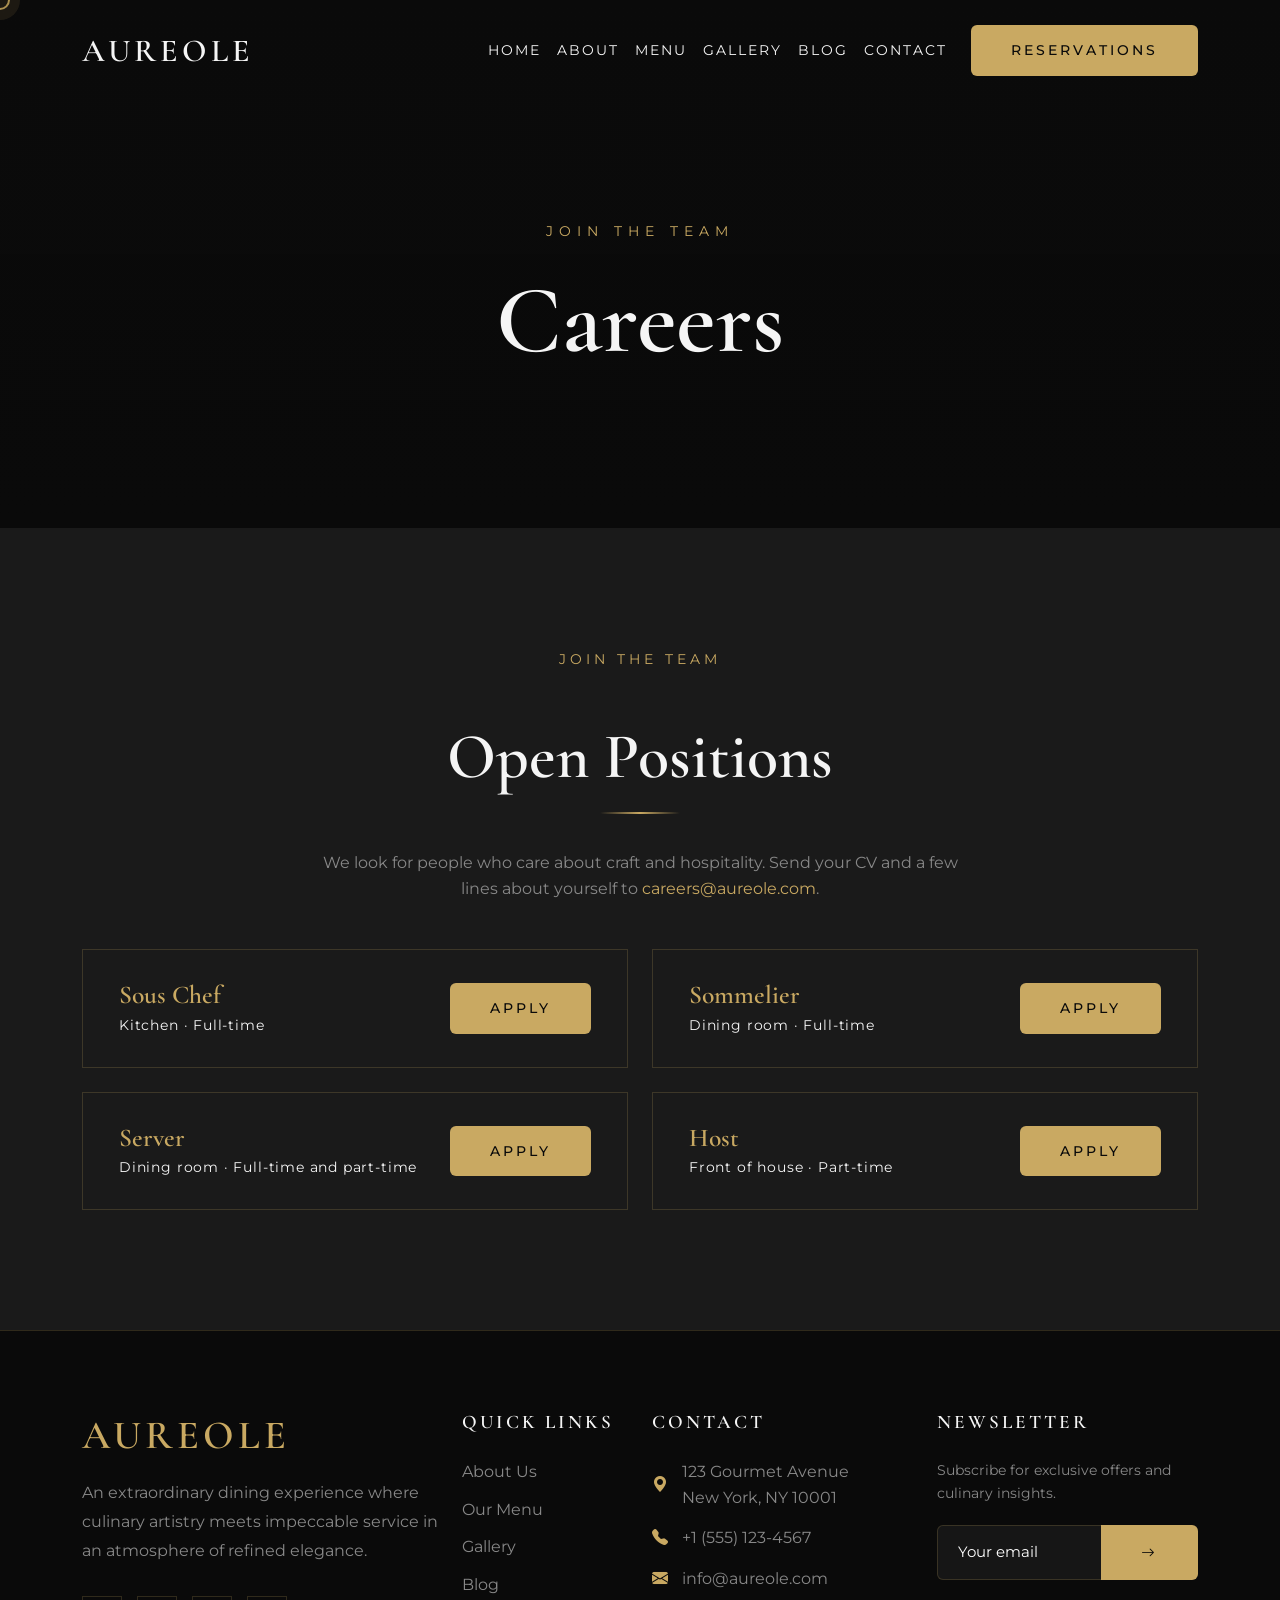
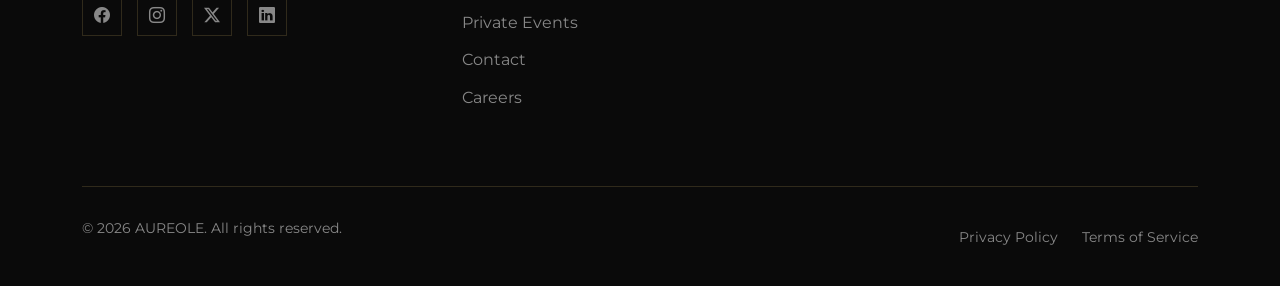
<file: xdrive.site/sites/AUREOLE/careers.html>
<!DOCTYPE html>
<html lang="en">

<!-- Mirrored from https://xdrive.site/sites/AUREOLE/careers.html by HTTrack Website Copier/3.x [XR&CO], Wed, 11 Nov 2026 15:54:44 GMT -->
<head>
    <meta charset="UTF-8">
    <meta name="viewport" content="width=device-width, initial-scale=1.0">
    <meta name="description" content="Work at AUREOLE. See open positions in our kitchen and dining room.">
    <link rel="canonical" href="https://www.your-domain.com/careers.html">
    <meta name="theme-color" content="#0a0a0a">
    <meta property="og:type" content="website">
    <meta property="og:site_name" content="AUREOLE">
    <meta property="og:title" content="Careers | AUREOLE">
    <meta property="og:description" content="Work at AUREOLE. See open positions in our kitchen and dining room.">
    <meta property="og:url" content="https://www.your-domain.com/careers.html">
    <meta property="og:image" content="https://images.unsplash.com/photo-1414235077428-338989a2e8c0?ixlib=rb-4.0.3&amp;auto=format&amp;fit=crop&amp;w=1200&amp;q=80">
    <meta name="twitter:card" content="summary_large_image">
    <title>Careers | AUREOLE</title>
    
    <link rel="icon" type="image/png" href="images/favicon.png">
    <link rel="preconnect" href="https://fonts.googleapis.com/">
    <link rel="preconnect" href="https://fonts.gstatic.com/" crossorigin>
    <link href="https://fonts.googleapis.com/css2?family=Cormorant+Garamond:wght@400;500;600;700&amp;family=Montserrat:wght@300;400;500;600&amp;display=swap" rel="stylesheet">
    <link href="../../../cdn.jsdelivr.net/npm/bootstrap%405.3.8/dist/css/bootstrap.min.css" rel="stylesheet" integrity="sha384-sRIl4kxILFvY47J16cr9ZwB07vP4J8+LH7qKQnuqkuIAvNWLzeN8tE5YBujZqJLB" crossorigin="anonymous">
    <link rel="stylesheet" href="../../../cdn.jsdelivr.net/npm/swiper%4011.1.14/swiper-bundle.min.css">
    <link href="../../../unpkg.com/aos%402.3.1/dist/aos.css" rel="stylesheet">
    <link rel="stylesheet" href="../../../cdn.jsdelivr.net/npm/bootstrap-icons%401.11.2/font/bootstrap-icons.css">
    <link rel="stylesheet" href="css/style.css">
</head>
<body>

    <div class="preloader">
        <div class="preloader-content">
            <div class="preloader-logo">AUREOLE</div>
            <div class="preloader-line"></div>
        </div>
    </div>

    <nav class="navbar navbar-expand-lg">
        <div class="container">
            <a class="navbar-brand" href="index.html">AUREOLE</a>
            <button class="navbar-toggler" type="button" data-bs-toggle="collapse" data-bs-target="#navbarNav">
                <span></span><span></span><span></span>
            </button>
            <div class="collapse navbar-collapse" id="navbarNav">
                <ul class="navbar-nav ms-auto align-items-center">
                    <li class="nav-item"><a class="nav-link" href="index.html">Home</a></li>
                    <li class="nav-item"><a class="nav-link" href="about.html">About</a></li>
                    <li class="nav-item"><a class="nav-link" href="menu.html">Menu</a></li>
                    <li class="nav-item"><a class="nav-link" href="gallery.html">Gallery</a></li>
                    <li class="nav-item"><a class="nav-link" href="blog.html">Blog</a></li>
                    <li class="nav-item"><a class="nav-link" href="contact.html">Contact</a></li>
                    <li class="nav-item ms-lg-3"><a href="reservations.html" class="btn btn-primary">Reservations</a></li>
                </ul>
            </div>
        </div>
    </nav>

    <section class="hero hero-compact">
        <div class="hero-bg" style="background: linear-gradient(rgba(10, 10, 10, 0.8), rgba(10, 10, 10, 0.9)), url('https://images.unsplash.com/photo-1414235077428-338989a2e8c0?ixlib=rb-4.0.3&amp;auto=format&amp;fit=crop&amp;w=1920&amp;q=80') center/cover no-repeat;"></div>
        <div class="hero-content">
            <p class="hero-subtitle">Join the Team</p>
            <h1 class="hero-title">Careers</h1>
        </div>
    </section>

    <section>
        <div class="container">
            <div class="text-center mb-5" data-aos="fade-up">
                <p class="section-subtitle">Join the Team</p>
                <h2 class="section-title">Open Positions</h2>
                <p class="section-lead">We look for people who care about craft and hospitality. Send your CV and a few lines about yourself to <a href="mailto:careers@aureole.com">careers@aureole.com</a>.</p>
            </div>
            <div class="row g-4">
                <div class="col-lg-6" data-aos="fade-up">
                    <div class="job-card">
                        <div>
                            <h3>Sous Chef</h3>
                            <p class="event-meta">Kitchen &middot; Full-time</p>
                        </div>
                        <a href="mailto:careers@aureole.com?subject=Application%20-%20Sous%20Chef" class="btn btn-primary">Apply</a>
                    </div>
                </div>
                <div class="col-lg-6" data-aos="fade-up">
                    <div class="job-card">
                        <div>
                            <h3>Sommelier</h3>
                            <p class="event-meta">Dining room &middot; Full-time</p>
                        </div>
                        <a href="mailto:careers@aureole.com?subject=Application%20-%20Sommelier" class="btn btn-primary">Apply</a>
                    </div>
                </div>
                <div class="col-lg-6" data-aos="fade-up">
                    <div class="job-card">
                        <div>
                            <h3>Server</h3>
                            <p class="event-meta">Dining room &middot; Full-time and part-time</p>
                        </div>
                        <a href="mailto:careers@aureole.com?subject=Application%20-%20Server" class="btn btn-primary">Apply</a>
                    </div>
                </div>
                <div class="col-lg-6" data-aos="fade-up">
                    <div class="job-card">
                        <div>
                            <h3>Host</h3>
                            <p class="event-meta">Front of house &middot; Part-time</p>
                        </div>
                        <a href="mailto:careers@aureole.com?subject=Application%20-%20Host" class="btn btn-primary">Apply</a>
                    </div>
                </div>
            </div>
        </div>
    </section>

    <footer class="footer">
        <div class="container">
            <div class="row">
                <div class="col-lg-4 col-md-6 mb-4 mb-lg-0">
                    <h3 class="footer-brand">AUREOLE</h3>
                    <p class="footer-text">
                        An extraordinary dining experience where culinary artistry meets 
                        impeccable service in an atmosphere of refined elegance.
                    </p>
                    <div class="footer-social">
                        <a href="#" aria-label="Facebook"><i class="bi bi-facebook"></i></a>
                        <a href="#" aria-label="Instagram"><i class="bi bi-instagram"></i></a>
                        <a href="#" aria-label="Twitter"><i class="bi bi-twitter-x"></i></a>
                        <a href="#" aria-label="LinkedIn"><i class="bi bi-linkedin"></i></a>
                    </div>
                </div>
                
                <div class="col-lg-2 col-md-6 mb-4 mb-lg-0">
                    <h4 class="footer-title">Quick Links</h4>
                    <ul class="footer-links">
                        <li><a href="about.html">About Us</a></li>
                        <li><a href="menu.html">Our Menu</a></li>
                        <li><a href="gallery.html">Gallery</a></li>
                        <li><a href="blog.html">Blog</a></li>
                        <li><a href="private-events.html">Private Events</a></li>
                        <li><a href="contact.html">Contact</a></li>
                        <li><a href="careers.html">Careers</a></li>
                    </ul>
                </div>
                
                <div class="col-lg-3 col-md-6 mb-4 mb-lg-0">
                    <h4 class="footer-title">Contact</h4>
                    <div class="footer-contact">
                        <p>
                            <i class="bi bi-geo-alt-fill"></i>
                            123 Gourmet Avenue<br>
                            New York, NY 10001
                        </p>
                        <p>
                            <i class="bi bi-telephone-fill"></i>
                            +1 (555) 123-4567
                        </p>
                        <p>
                            <i class="bi bi-envelope-fill"></i>
                            info@aureole.com
                        </p>
                    </div>
                </div>
                
                <div class="col-lg-3 col-md-6">
                    <h4 class="footer-title">Newsletter</h4>
                    <p class="u4">
                        Subscribe for exclusive offers and culinary insights.
                    </p>
                    <form class="newsletter-form">
                        <div class="input-group">
                            <input type="email" class="form-control" placeholder="Your email" required>
                            <button class="btn btn-primary" type="submit">
                                <i class="bi bi-arrow-right"></i>
                            </button>
                        </div>
                    </form>
                </div>
            </div>
            
            <div class="footer-bottom">
                <p class="footer-copy">
                    &copy; 2026 AUREOLE. All rights reserved.
                </p>
                <div>
                    <a class="u6" href="privacy.html">Privacy Policy</a>
                    <a class="u3" href="terms.html">Terms of Service</a>
                </div>
            </div>
        </div>
    </footer>

    <script src="../../../cdn.jsdelivr.net/npm/bootstrap%405.3.8/dist/js/bootstrap.bundle.min.js" integrity="sha384-FKyoEForCGlyvwx9Hj09JcYn3nv7wiPVlz7YYwJrWVcXK/BmnVDxM+D2scQbITxI" crossorigin="anonymous"></script>
    <script src="../../../cdn.jsdelivr.net/npm/swiper%4011.1.14/swiper-bundle.min.js"></script>
    <script src="../../../unpkg.com/aos%402.3.1/dist/aos.js"></script>
    <script src="js/script.js"></script>
</body>

<!-- Mirrored from https://xdrive.site/sites/AUREOLE/careers.html by HTTrack Website Copier/3.x [XR&CO], Wed, 11 Nov 2026 15:54:44 GMT -->
</html>
</file>
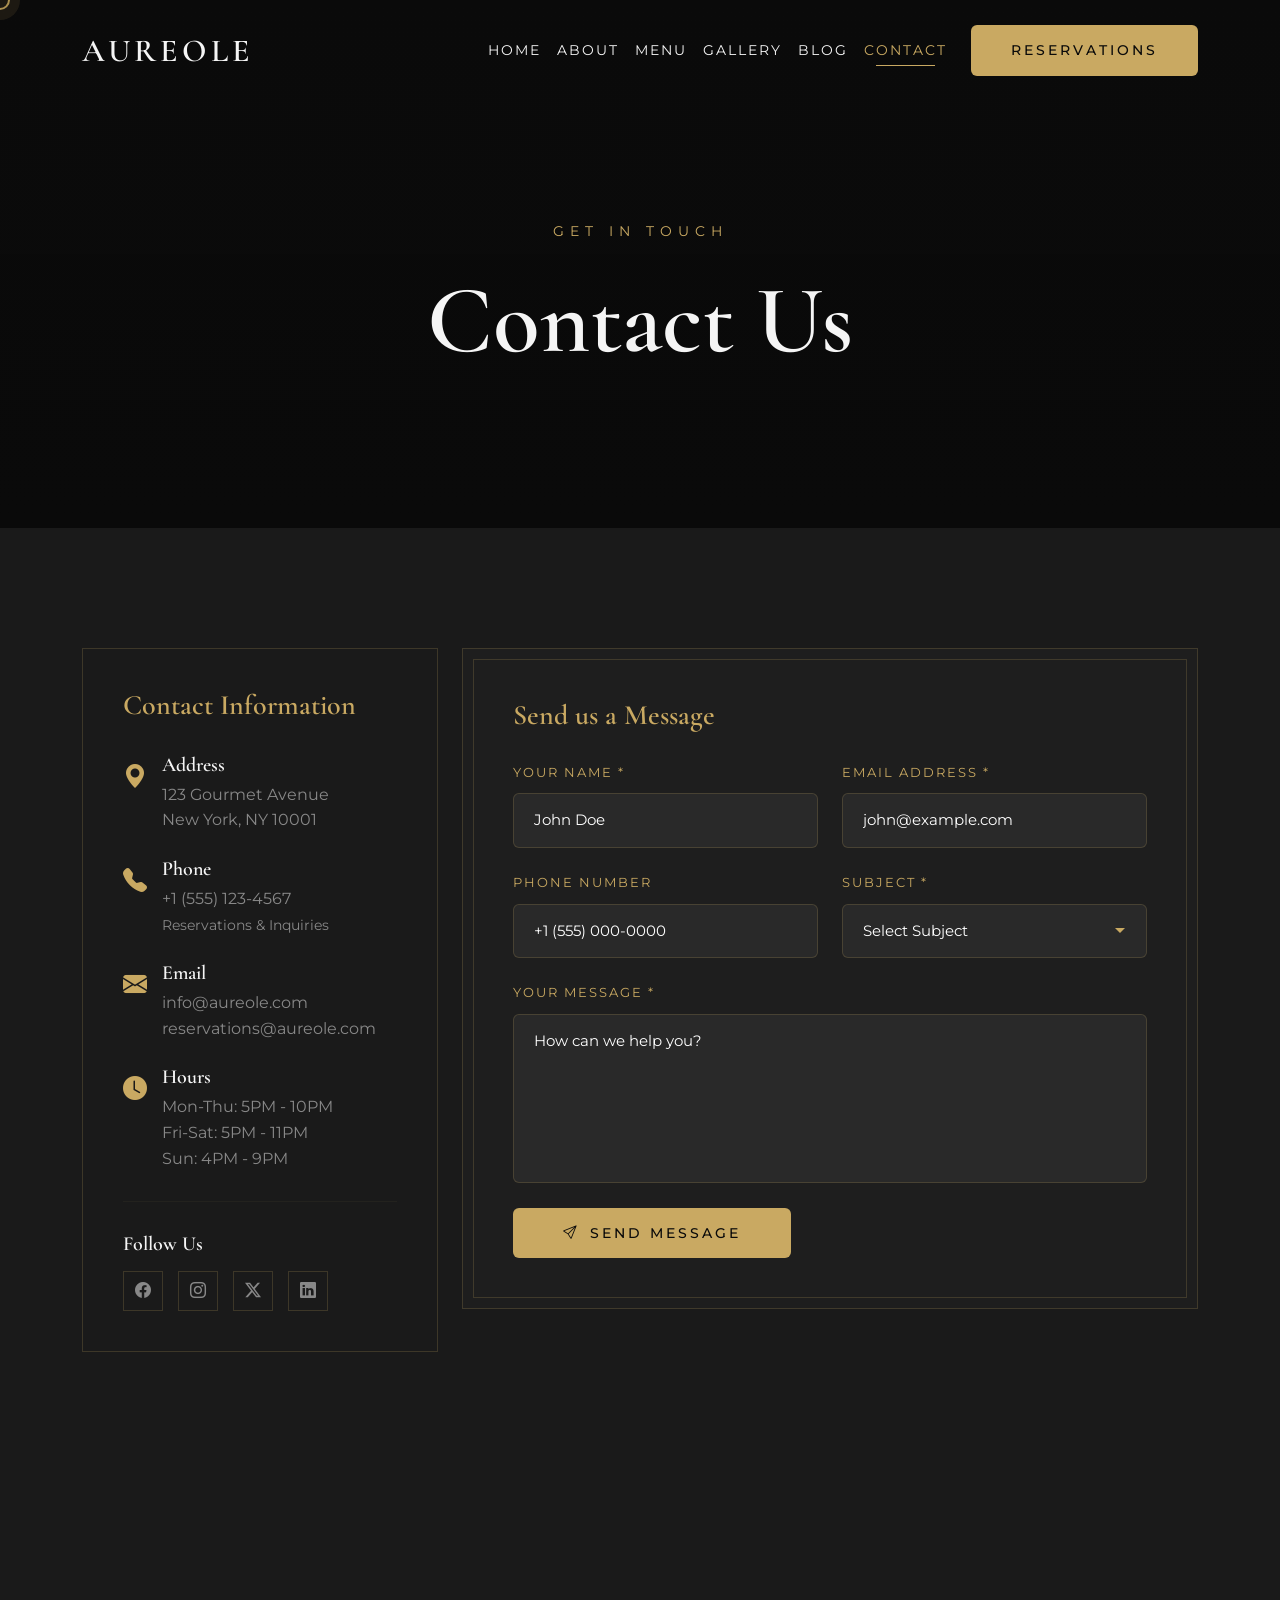
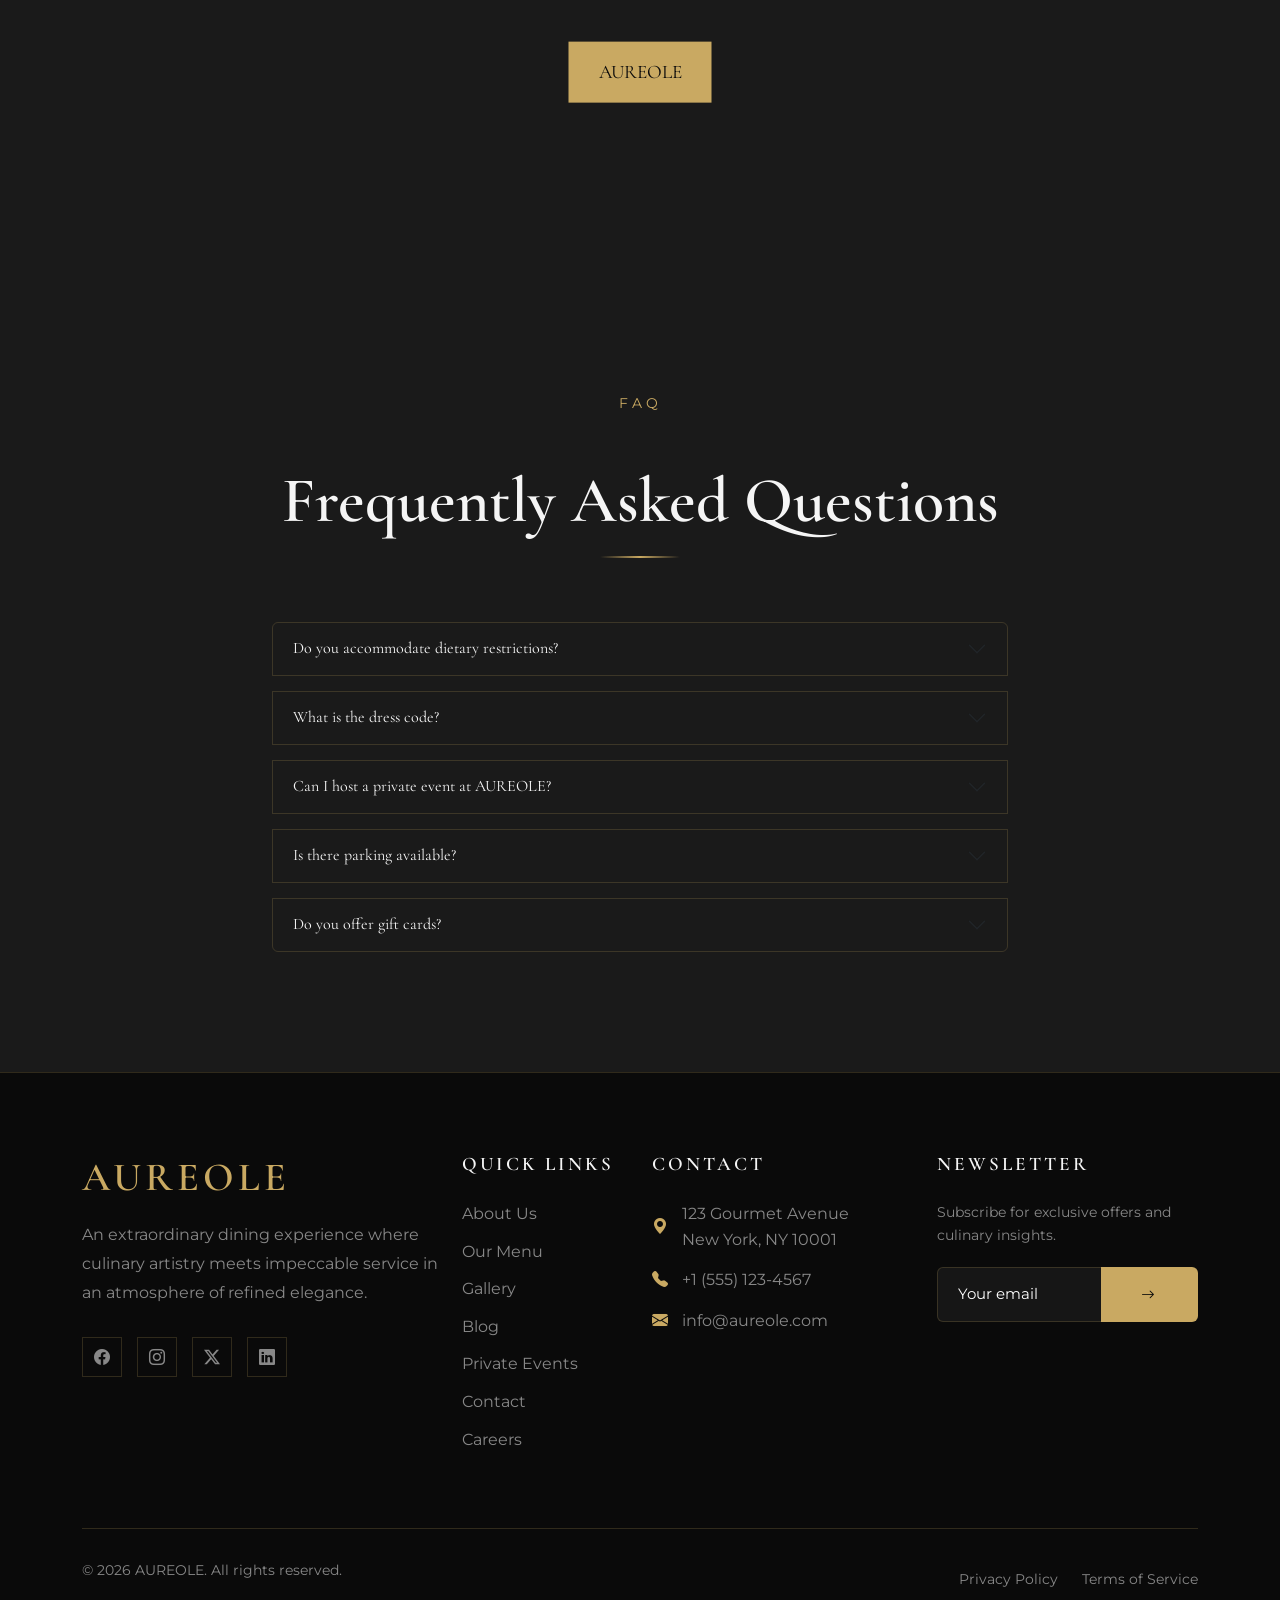
<file: xdrive.site/sites/AUREOLE/contact.html>
<!DOCTYPE html>
<html lang="en">

<!-- Mirrored from https://xdrive.site/sites/AUREOLE/contact.html by HTTrack Website Copier/3.x [XR&CO], Wed, 11 Nov 2026 15:54:44 GMT -->
<head>
    <meta charset="UTF-8">
    <meta name="viewport" content="width=device-width, initial-scale=1.0">
    <meta name="description" content="Contact AUREOLE restaurant. Find our location, hours, and get in touch with our team.">
    <link rel="canonical" href="https://www.your-domain.com/contact.html">
    <meta name="theme-color" content="#0a0a0a">
    <meta property="og:type" content="website">
    <meta property="og:site_name" content="AUREOLE">
    <meta property="og:title" content="Contact | AUREOLE">
    <meta property="og:description" content="Contact AUREOLE restaurant. Find our location, hours, and get in touch with our team.">
    <meta property="og:url" content="https://www.your-domain.com/contact.html">
    <meta property="og:image" content="https://images.unsplash.com/photo-1414235077428-338989a2e8c0?ixlib=rb-4.0.3&amp;auto=format&amp;fit=crop&amp;w=1200&amp;q=80">
    <meta name="twitter:card" content="summary_large_image">
    <title>Contact | AUREOLE</title>
    
    <link rel="icon" type="image/png" href="images/favicon.png">
    <link rel="preconnect" href="https://fonts.googleapis.com/">
    <link rel="preconnect" href="https://fonts.gstatic.com/" crossorigin>
    <link href="https://fonts.googleapis.com/css2?family=Cormorant+Garamond:wght@400;500;600;700&amp;family=Montserrat:wght@300;400;500;600&amp;display=swap" rel="stylesheet">
    <link href="../../../cdn.jsdelivr.net/npm/bootstrap%405.3.8/dist/css/bootstrap.min.css" rel="stylesheet" integrity="sha384-sRIl4kxILFvY47J16cr9ZwB07vP4J8+LH7qKQnuqkuIAvNWLzeN8tE5YBujZqJLB" crossorigin="anonymous">
    <link rel="stylesheet" href="../../../cdn.jsdelivr.net/npm/swiper%4011.1.14/swiper-bundle.min.css">
    <link href="../../../unpkg.com/aos%402.3.1/dist/aos.css" rel="stylesheet">
    <link rel="stylesheet" href="../../../cdn.jsdelivr.net/npm/bootstrap-icons%401.11.2/font/bootstrap-icons.css">
    <link rel="stylesheet" href="css/style.css">
</head>
<body>

    <div class="preloader">
        <div class="preloader-content">
            <div class="preloader-logo">AUREOLE</div>
            <div class="preloader-line"></div>
        </div>
    </div>

    <nav class="navbar navbar-expand-lg">
        <div class="container">
            <a class="navbar-brand" href="index.html">AUREOLE</a>
            <button class="navbar-toggler" type="button" data-bs-toggle="collapse" data-bs-target="#navbarNav">
                <span></span><span></span><span></span>
            </button>
            <div class="collapse navbar-collapse" id="navbarNav">
                <ul class="navbar-nav ms-auto align-items-center">
                    <li class="nav-item"><a class="nav-link" href="index.html">Home</a></li>
                    <li class="nav-item"><a class="nav-link" href="about.html">About</a></li>
                    <li class="nav-item"><a class="nav-link" href="menu.html">Menu</a></li>
                    <li class="nav-item"><a class="nav-link" href="gallery.html">Gallery</a></li>
                    <li class="nav-item"><a class="nav-link" href="blog.html">Blog</a></li>
                    <li class="nav-item"><a class="nav-link active" href="contact.html">Contact</a></li>
                    <li class="nav-item ms-lg-3"><a href="reservations.html" class="btn btn-primary">Reservations</a></li>
                </ul>
            </div>
        </div>
    </nav>

    <section class="hero u19">
        <div class="hero-bg" style="background: linear-gradient(rgba(10, 10, 10, 0.8), rgba(10, 10, 10, 0.9)), url('https://images.unsplash.com/photo-1559329007-40df8a9345d8?ixlib=rb-4.0.3&amp;auto=format&amp;fit=crop&amp;w=1920&amp;q=80') center/cover no-repeat;"></div>
        <div class="hero-content u10">
            <p class="hero-subtitle">Get in Touch</p>
            <h1 class="hero-title">Contact Us</h1>
        </div>
    </section>

    <section>
        <div class="container">
            <div class="row">
                <!-- Contact Info -->
                <div class="col-lg-4" data-aos="fade-right">
                    <div class="u53" style="height: 100%";>
                        <h3 class="u32">Contact Information</h3>
                        
                        <div class="mb-4">
                            <div class="d-flex align-items-start u9">
                                <i class="bi bi-geo-alt-fill u22"></i>
                                <div>
                                    <h5 class="u23">Address</h5>
                                    <p class="u24">123 Gourmet Avenue<br>New York, NY 10001</p>
                                </div>
                            </div>
                        </div>
                        
                        <div class="mb-4">
                            <div class="d-flex align-items-start u9">
                                <i class="bi bi-telephone-fill u22"></i>
                                <div>
                                    <h5 class="u23">Phone</h5>
                                    <p class="u24">+1 (555) 123-4567<br><span class="u54">Reservations & Inquiries</span></p>
                                </div>
                            </div>
                        </div>
                        
                        <div class="mb-4">
                            <div class="d-flex align-items-start u9">
                                <i class="bi bi-envelope-fill u22"></i>
                                <div>
                                    <h5 class="u23">Email</h5>
                                    <p class="u24">info@aureole.com<br>reservations@aureole.com</p>
                                </div>
                            </div>
                        </div>
                        
                        <div class="mb-4">
                            <div class="d-flex align-items-start u9">
                                <i class="bi bi-clock-fill u22"></i>
                                <div>
                                    <h5 class="u23">Hours</h5>
                                    <p class="u24">
                                        Mon-Thu: 5PM - 10PM<br>
                                        Fri-Sat: 5PM - 11PM<br>
                                        Sun: 4PM - 9PM
                                    </p>
                                </div>
                            </div>
                        </div>
                        
                        <hr class="u55" style="border-color: var(--color-border)";>
                        
                        <h5 class="u56">Follow Us</h5>
                        <div class="footer-social u57">
                            <a href="#" aria-label="Facebook"><i class="bi bi-facebook"></i></a>
                            <a href="#" aria-label="Instagram"><i class="bi bi-instagram"></i></a>
                            <a href="#" aria-label="Twitter"><i class="bi bi-twitter-x"></i></a>
                            <a href="#" aria-label="LinkedIn"><i class="bi bi-linkedin"></i></a>
                        </div>
                    </div>
                </div>

                <!-- Contact Form -->
                <div class="col-lg-8" data-aos="fade-left">
                    <form id="contactForm" class="reservation-form u39">
                        <h3 class="u32">Send us a Message</h3>
                        
                        <div class="row">
                            <div class="col-md-6">
                                <div class="form-group">
                                    <label class="form-label" for="f-name-1">Your Name *</label>
                                    <input id="f-name-1" type="text" class="form-control" name="name" required placeholder="John Doe">
                                </div>
                            </div>
                            <div class="col-md-6">
                                <div class="form-group">
                                    <label class="form-label" for="f-email-2">Email Address *</label>
                                    <input id="f-email-2" type="email" class="form-control" name="email" required placeholder="john@example.com">
                                </div>
                            </div>
                        </div>
                        
                        <div class="row">
                            <div class="col-md-6">
                                <div class="form-group">
                                    <label class="form-label" for="f-phone-3">Phone Number</label>
                                    <input id="f-phone-3" type="tel" class="form-control" name="phone" placeholder="+1 (555) 000-0000">
                                </div>
                            </div>
                            <div class="col-md-6">
                                <div class="form-group">
                                    <label class="form-label" for="f-subject-4">Subject *</label>
                                    <select id="f-subject-4" class="form-control" name="subject" required>
                                        <option value="">Select Subject</option>
                                        <option value="general">General Inquiry</option>
                                        <option value="reservation">Reservation Question</option>
                                        <option value="private">Private Event</option>
                                        <option value="feedback">Feedback</option>
                                        <option value="careers">Careers</option>
                                        <option value="other">Other</option>
                                    </select>
                                </div>
                            </div>
                        </div>
                        
                        <div class="form-group">
                            <label class="form-label" for="f-message-5">Your Message *</label>
                            <textarea id="f-message-5" class="form-control" name="message" rows="6" required placeholder="How can we help you?"></textarea>
                        </div>
                        
                        <button type="submit" class="btn btn-primary u58">
                            <i class="bi bi-send u16"></i>Send Message
                        </button>
                    </form>
                </div>
            </div>
        </div>
    </section>

    <!-- Map Section -->
    <section class="u59">
        <div class="u60" style="width: 100%; height: 400px";>
            <iframe class="u61" 
                src="https://www.google.com/maps/embed?pb=!1m18!1m12!1m3!1d3022.1422937950147!2d-73.98731968482413!3d40.75889497932681!2m3!1f0!2f0!3f0!3m2!1i1024!2i768!4f13.1!3m3!1m2!1s0x89c25855c6480299%3A0x55194ec5a1ae072e!2sTimes%20Square!5e0!3m2!1sen!2sus!4v1620000000000!5m2!1sen!2sus" 
                width="100%" 
                height="100%" 
                
                allowfullscreen="" 
                loading="lazy"
                title="AUREOLE Location">
            </iframe>
            <div class="u62" style="top: 50%; left: 50%; transform: translate(-50%, -50%)";>
                AUREOLE
            </div>
        </div>
    </section>

    <!-- FAQ Section -->
    <section class="u12">
        <div class="container">
            <p class="section-subtitle" data-aos="fade-up">FAQ</p>
            <h2 class="section-title" data-aos="fade-up" data-aos-delay="100">Frequently Asked Questions</h2>
            
            <div class="row mt-5 justify-content-center">
                <div class="col-lg-8">
                    <div class="accordion" id="faqAccordion" data-aos="fade-up" data-aos-delay="200">
                        <div class="accordion-item u25">
                            <h2 class="accordion-header">
                                <button class="accordion-button collapsed u17" type="button" data-bs-toggle="collapse" data-bs-target="#faq1">
                                    Do you accommodate dietary restrictions?
                                </button>
                            </h2>
                            <div id="faq1" class="accordion-collapse collapse" data-bs-parent="#faqAccordion">
                                <div class="accordion-body u1">
                                    Absolutely. We offer vegetarian, vegan, and gluten-free options. Please inform us of any allergies or dietary requirements when making your reservation, and our chef will be happy to accommodate your needs.
                                </div>
                            </div>
                        </div>
                        
                        <div class="accordion-item u25">
                            <h2 class="accordion-header">
                                <button class="accordion-button collapsed u17" type="button" data-bs-toggle="collapse" data-bs-target="#faq2">
                                    What is the dress code?
                                </button>
                            </h2>
                            <div id="faq2" class="accordion-collapse collapse" data-bs-parent="#faqAccordion">
                                <div class="accordion-body u1">
                                    We maintain a smart casual to formal dress code. We kindly ask that guests refrain from wearing athletic wear, flip-flops, or overly casual attire to maintain the elegant atmosphere of our restaurant.
                                </div>
                            </div>
                        </div>
                        
                        <div class="accordion-item u25">
                            <h2 class="accordion-header">
                                <button class="accordion-button collapsed u17" type="button" data-bs-toggle="collapse" data-bs-target="#faq3">
                                    Can I host a private event at AUREOLE?
                                </button>
                            </h2>
                            <div id="faq3" class="accordion-collapse collapse" data-bs-parent="#faqAccordion">
                                <div class="accordion-body u1">
                                    Yes, we offer private dining rooms for events ranging from 8 to 50 guests. Our events team will work with you to create a customized menu and experience. Contact us for more details.
                                </div>
                            </div>
                        </div>
                        
                        <div class="accordion-item u25">
                            <h2 class="accordion-header">
                                <button class="accordion-button collapsed u17" type="button" data-bs-toggle="collapse" data-bs-target="#faq4">
                                    Is there parking available?
                                </button>
                            </h2>
                            <div id="faq4" class="accordion-collapse collapse" data-bs-parent="#faqAccordion">
                                <div class="accordion-body u1">
                                    We offer valet parking for dinner guests. There are also several public parking garages within walking distance of the restaurant.
                                </div>
                            </div>
                        </div>
                        
                        <div class="accordion-item u63">
                            <h2 class="accordion-header">
                                <button class="accordion-button collapsed u17" type="button" data-bs-toggle="collapse" data-bs-target="#faq5">
                                    Do you offer gift cards?
                                </button>
                            </h2>
                            <div id="faq5" class="accordion-collapse collapse" data-bs-parent="#faqAccordion">
                                <div class="accordion-body u1">
                                    Yes, gift cards are available for purchase in any denomination. They can be purchased at the restaurant or ordered by phone for mailing.
                                </div>
                            </div>
                        </div>
                    </div>
                </div>
            </div>
        </div>
    </section>

    <footer class="footer">
        <div class="container">
            <div class="row">
                <div class="col-lg-4 col-md-6 mb-4 mb-lg-0">
                    <h3 class="footer-brand">AUREOLE</h3>
                    <p class="footer-text">
                        An extraordinary dining experience where culinary artistry meets 
                        impeccable service in an atmosphere of refined elegance.
                    </p>
                    <div class="footer-social">
                        <a href="#" aria-label="Facebook"><i class="bi bi-facebook"></i></a>
                        <a href="#" aria-label="Instagram"><i class="bi bi-instagram"></i></a>
                        <a href="#" aria-label="Twitter"><i class="bi bi-twitter-x"></i></a>
                        <a href="#" aria-label="LinkedIn"><i class="bi bi-linkedin"></i></a>
                    </div>
                </div>
                
                <div class="col-lg-2 col-md-6 mb-4 mb-lg-0">
                    <h4 class="footer-title">Quick Links</h4>
                    <ul class="footer-links">
                        <li><a href="about.html">About Us</a></li>
                        <li><a href="menu.html">Our Menu</a></li>
                        <li><a href="gallery.html">Gallery</a></li>
                        <li><a href="blog.html">Blog</a></li>
                        <li><a href="private-events.html">Private Events</a></li>
                        <li><a href="contact.html">Contact</a></li>
                        <li><a href="careers.html">Careers</a></li>
                    </ul>
                </div>
                
                <div class="col-lg-3 col-md-6 mb-4 mb-lg-0">
                    <h4 class="footer-title">Contact</h4>
                    <div class="footer-contact">
                        <p>
                            <i class="bi bi-geo-alt-fill"></i>
                            123 Gourmet Avenue<br>
                            New York, NY 10001
                        </p>
                        <p>
                            <i class="bi bi-telephone-fill"></i>
                            +1 (555) 123-4567
                        </p>
                        <p>
                            <i class="bi bi-envelope-fill"></i>
                            info@aureole.com
                        </p>
                    </div>
                </div>
                
                <div class="col-lg-3 col-md-6">
                    <h4 class="footer-title">Newsletter</h4>
                    <p class="u4">
                        Subscribe for exclusive offers and culinary insights.
                    </p>
                    <form class="newsletter-form">
                        <div class="input-group">
                            <input type="email" class="form-control" placeholder="Your email" required>
                            <button class="btn btn-primary" type="submit">
                                <i class="bi bi-arrow-right"></i>
                            </button>
                        </div>
                    </form>
                </div>
            </div>
            
            <div class="footer-bottom">
                <p class="footer-copy">
                    &copy; 2026 AUREOLE. All rights reserved.
                </p>
                <div>
                    <a class="u6" href="privacy.html">Privacy Policy</a>
                    <a class="u3" href="terms.html">Terms of Service</a>
                </div>
            </div>
        </div>
    </footer>

    <script src="../../../cdn.jsdelivr.net/npm/bootstrap%405.3.8/dist/js/bootstrap.bundle.min.js" integrity="sha384-FKyoEForCGlyvwx9Hj09JcYn3nv7wiPVlz7YYwJrWVcXK/BmnVDxM+D2scQbITxI" crossorigin="anonymous"></script>
    <script src="../../../cdn.jsdelivr.net/npm/swiper%4011.1.14/swiper-bundle.min.js"></script>
    <script src="../../../unpkg.com/aos%402.3.1/dist/aos.js"></script>
    <script src="js/script.js"></script>
</body>

<!-- Mirrored from https://xdrive.site/sites/AUREOLE/contact.html by HTTrack Website Copier/3.x [XR&CO], Wed, 11 Nov 2026 15:54:44 GMT -->
</html>
</file>
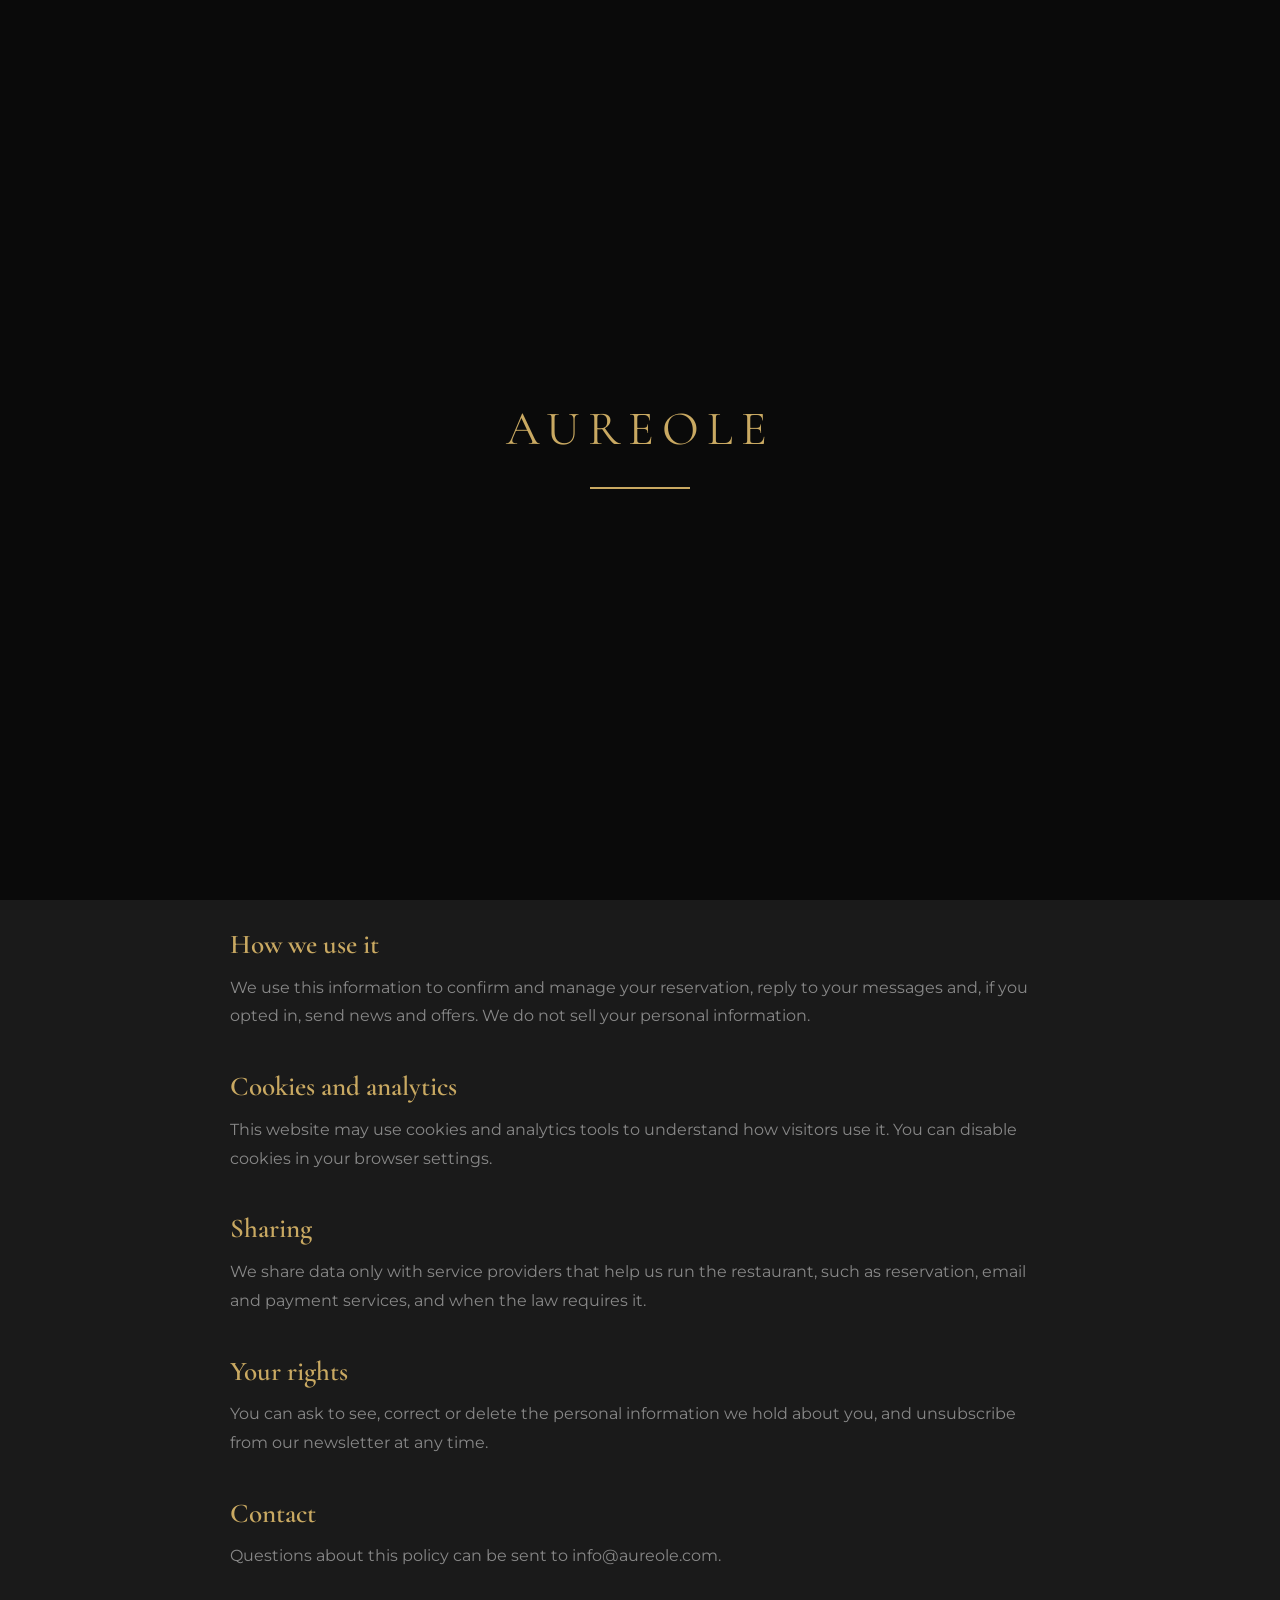
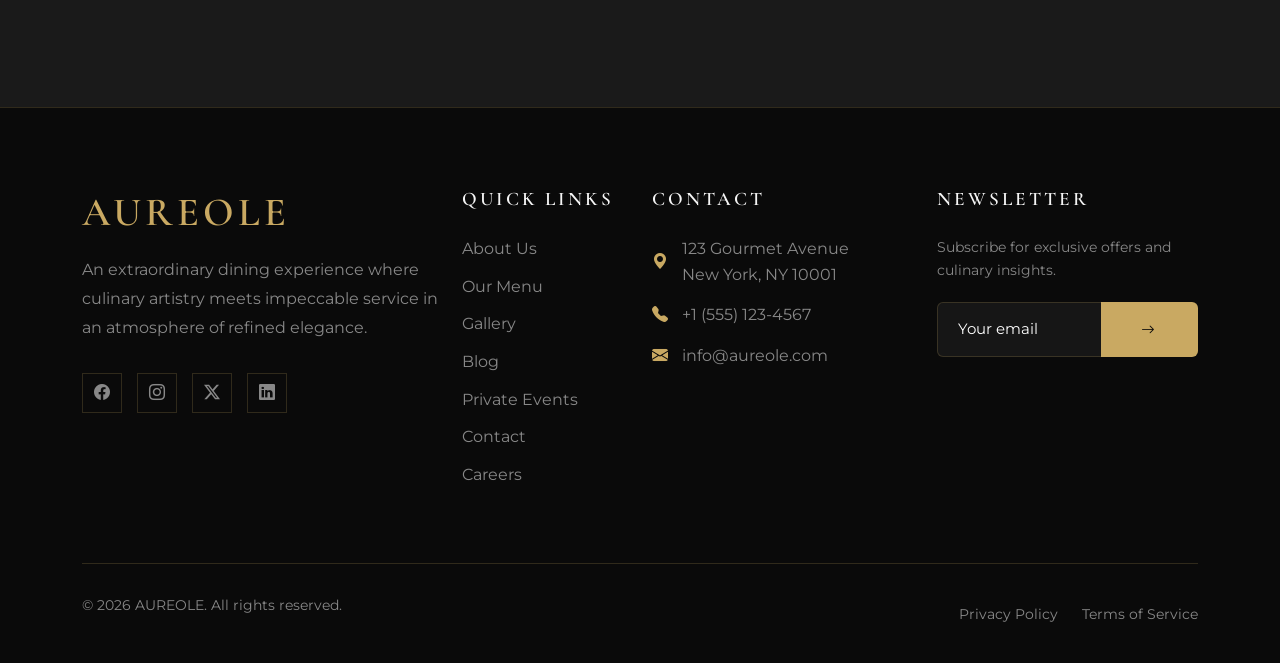
<file: xdrive.site/sites/AUREOLE/privacy.html>
<!DOCTYPE html>
<html lang="en">

<!-- Mirrored from https://xdrive.site/sites/AUREOLE/privacy.html by HTTrack Website Copier/3.x [XR&CO], Wed, 11 Nov 2026 15:54:44 GMT -->
<head>
    <meta charset="UTF-8">
    <meta name="viewport" content="width=device-width, initial-scale=1.0">
    <meta name="description" content="How AUREOLE collects, uses and protects your personal information.">
    <link rel="canonical" href="https://www.your-domain.com/privacy.html">
    <meta name="theme-color" content="#0a0a0a">
    <meta property="og:type" content="website">
    <meta property="og:site_name" content="AUREOLE">
    <meta property="og:title" content="Privacy Policy | AUREOLE">
    <meta property="og:description" content="How AUREOLE collects, uses and protects your personal information.">
    <meta property="og:url" content="https://www.your-domain.com/privacy.html">
    <meta property="og:image" content="https://images.unsplash.com/photo-1414235077428-338989a2e8c0?ixlib=rb-4.0.3&amp;auto=format&amp;fit=crop&amp;w=1200&amp;q=80">
    <meta name="twitter:card" content="summary_large_image">
    <title>Privacy Policy | AUREOLE</title>
    
    <link rel="icon" type="image/png" href="images/favicon.png">
    <link rel="preconnect" href="https://fonts.googleapis.com/">
    <link rel="preconnect" href="https://fonts.gstatic.com/" crossorigin>
    <link href="https://fonts.googleapis.com/css2?family=Cormorant+Garamond:wght@400;500;600;700&amp;family=Montserrat:wght@300;400;500;600&amp;display=swap" rel="stylesheet">
    <link href="../../../cdn.jsdelivr.net/npm/bootstrap%405.3.8/dist/css/bootstrap.min.css" rel="stylesheet" integrity="sha384-sRIl4kxILFvY47J16cr9ZwB07vP4J8+LH7qKQnuqkuIAvNWLzeN8tE5YBujZqJLB" crossorigin="anonymous">
    <link rel="stylesheet" href="../../../cdn.jsdelivr.net/npm/swiper%4011.1.14/swiper-bundle.min.css">
    <link href="../../../unpkg.com/aos%402.3.1/dist/aos.css" rel="stylesheet">
    <link rel="stylesheet" href="../../../cdn.jsdelivr.net/npm/bootstrap-icons%401.11.2/font/bootstrap-icons.css">
    <link rel="stylesheet" href="css/style.css">
</head>
<body>

    <div class="preloader">
        <div class="preloader-content">
            <div class="preloader-logo">AUREOLE</div>
            <div class="preloader-line"></div>
        </div>
    </div>

    <nav class="navbar navbar-expand-lg">
        <div class="container">
            <a class="navbar-brand" href="index.html">AUREOLE</a>
            <button class="navbar-toggler" type="button" data-bs-toggle="collapse" data-bs-target="#navbarNav">
                <span></span><span></span><span></span>
            </button>
            <div class="collapse navbar-collapse" id="navbarNav">
                <ul class="navbar-nav ms-auto align-items-center">
                    <li class="nav-item"><a class="nav-link" href="index.html">Home</a></li>
                    <li class="nav-item"><a class="nav-link" href="about.html">About</a></li>
                    <li class="nav-item"><a class="nav-link" href="menu.html">Menu</a></li>
                    <li class="nav-item"><a class="nav-link" href="gallery.html">Gallery</a></li>
                    <li class="nav-item"><a class="nav-link" href="blog.html">Blog</a></li>
                    <li class="nav-item"><a class="nav-link" href="contact.html">Contact</a></li>
                    <li class="nav-item ms-lg-3"><a href="reservations.html" class="btn btn-primary">Reservations</a></li>
                </ul>
            </div>
        </div>
    </nav>

    <section class="hero hero-compact">
        <div class="hero-bg" style="background: linear-gradient(rgba(10, 10, 10, 0.8), rgba(10, 10, 10, 0.9)), url('https://images.unsplash.com/photo-1414235077428-338989a2e8c0?ixlib=rb-4.0.3&amp;auto=format&amp;fit=crop&amp;w=1920&amp;q=80') center/cover no-repeat;"></div>
        <div class="hero-content">
            <p class="hero-subtitle">Your Data</p>
            <h1 class="hero-title">Privacy Policy</h1>
        </div>
    </section>

    <section>
        <div class="container">
            <div class="legal-content">
                <p class="notice"><strong>Template placeholder text.</strong> Replace this page with legal text written for your business and your jurisdiction.</p>
                <p class="legal-updated">Last updated: January 1, 2026</p>
            <h2>Information we collect</h2>
            <p>When you book a table, send an inquiry or join our newsletter we collect the details you enter: your name, email address, phone number, party size, date and any notes such as dietary requirements.</p>
            <h2>How we use it</h2>
            <p>We use this information to confirm and manage your reservation, reply to your messages and, if you opted in, send news and offers. We do not sell your personal information.</p>
            <h2>Cookies and analytics</h2>
            <p>This website may use cookies and analytics tools to understand how visitors use it. You can disable cookies in your browser settings.</p>
            <h2>Sharing</h2>
            <p>We share data only with service providers that help us run the restaurant, such as reservation, email and payment services, and when the law requires it.</p>
            <h2>Your rights</h2>
            <p>You can ask to see, correct or delete the personal information we hold about you, and unsubscribe from our newsletter at any time.</p>
            <h2>Contact</h2>
            <p>Questions about this policy can be sent to info@aureole.com.</p>
            </div>
        </div>
    </section>

    <footer class="footer">
        <div class="container">
            <div class="row">
                <div class="col-lg-4 col-md-6 mb-4 mb-lg-0">
                    <h3 class="footer-brand">AUREOLE</h3>
                    <p class="footer-text">
                        An extraordinary dining experience where culinary artistry meets 
                        impeccable service in an atmosphere of refined elegance.
                    </p>
                    <div class="footer-social">
                        <a href="#" aria-label="Facebook"><i class="bi bi-facebook"></i></a>
                        <a href="#" aria-label="Instagram"><i class="bi bi-instagram"></i></a>
                        <a href="#" aria-label="Twitter"><i class="bi bi-twitter-x"></i></a>
                        <a href="#" aria-label="LinkedIn"><i class="bi bi-linkedin"></i></a>
                    </div>
                </div>
                
                <div class="col-lg-2 col-md-6 mb-4 mb-lg-0">
                    <h4 class="footer-title">Quick Links</h4>
                    <ul class="footer-links">
                        <li><a href="about.html">About Us</a></li>
                        <li><a href="menu.html">Our Menu</a></li>
                        <li><a href="gallery.html">Gallery</a></li>
                        <li><a href="blog.html">Blog</a></li>
                        <li><a href="private-events.html">Private Events</a></li>
                        <li><a href="contact.html">Contact</a></li>
                        <li><a href="careers.html">Careers</a></li>
                    </ul>
                </div>
                
                <div class="col-lg-3 col-md-6 mb-4 mb-lg-0">
                    <h4 class="footer-title">Contact</h4>
                    <div class="footer-contact">
                        <p>
                            <i class="bi bi-geo-alt-fill"></i>
                            123 Gourmet Avenue<br>
                            New York, NY 10001
                        </p>
                        <p>
                            <i class="bi bi-telephone-fill"></i>
                            +1 (555) 123-4567
                        </p>
                        <p>
                            <i class="bi bi-envelope-fill"></i>
                            info@aureole.com
                        </p>
                    </div>
                </div>
                
                <div class="col-lg-3 col-md-6">
                    <h4 class="footer-title">Newsletter</h4>
                    <p class="u4">
                        Subscribe for exclusive offers and culinary insights.
                    </p>
                    <form class="newsletter-form">
                        <div class="input-group">
                            <input type="email" class="form-control" placeholder="Your email" required>
                            <button class="btn btn-primary" type="submit">
                                <i class="bi bi-arrow-right"></i>
                            </button>
                        </div>
                    </form>
                </div>
            </div>
            
            <div class="footer-bottom">
                <p class="footer-copy">
                    &copy; 2026 AUREOLE. All rights reserved.
                </p>
                <div>
                    <a class="u6" href="privacy.html">Privacy Policy</a>
                    <a class="u3" href="terms.html">Terms of Service</a>
                </div>
            </div>
        </div>
    </footer>

    <script src="../../../cdn.jsdelivr.net/npm/bootstrap%405.3.8/dist/js/bootstrap.bundle.min.js" integrity="sha384-FKyoEForCGlyvwx9Hj09JcYn3nv7wiPVlz7YYwJrWVcXK/BmnVDxM+D2scQbITxI" crossorigin="anonymous"></script>
    <script src="../../../cdn.jsdelivr.net/npm/swiper%4011.1.14/swiper-bundle.min.js"></script>
    <script src="../../../unpkg.com/aos%402.3.1/dist/aos.js"></script>
    <script src="js/script.js"></script>
</body>

<!-- Mirrored from https://xdrive.site/sites/AUREOLE/privacy.html by HTTrack Website Copier/3.x [XR&CO], Wed, 11 Nov 2026 15:54:44 GMT -->
</html>
</file>
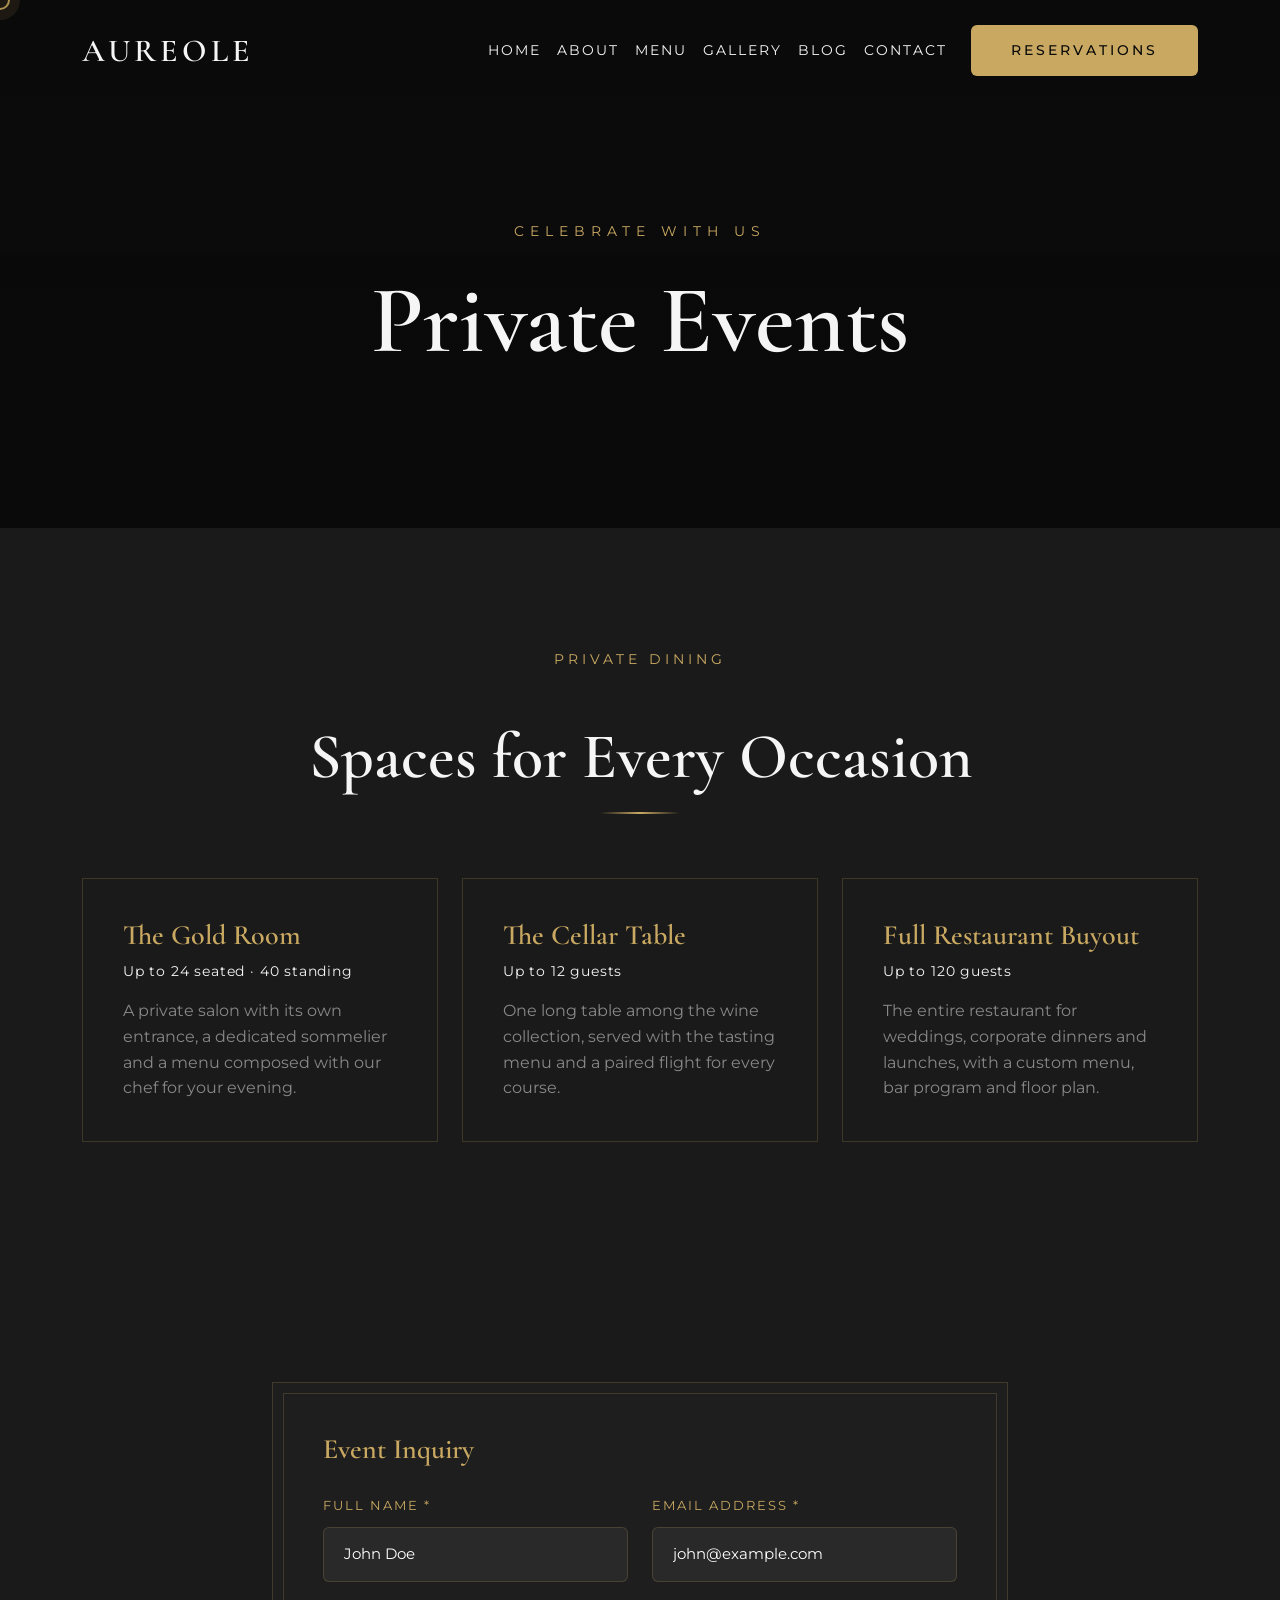
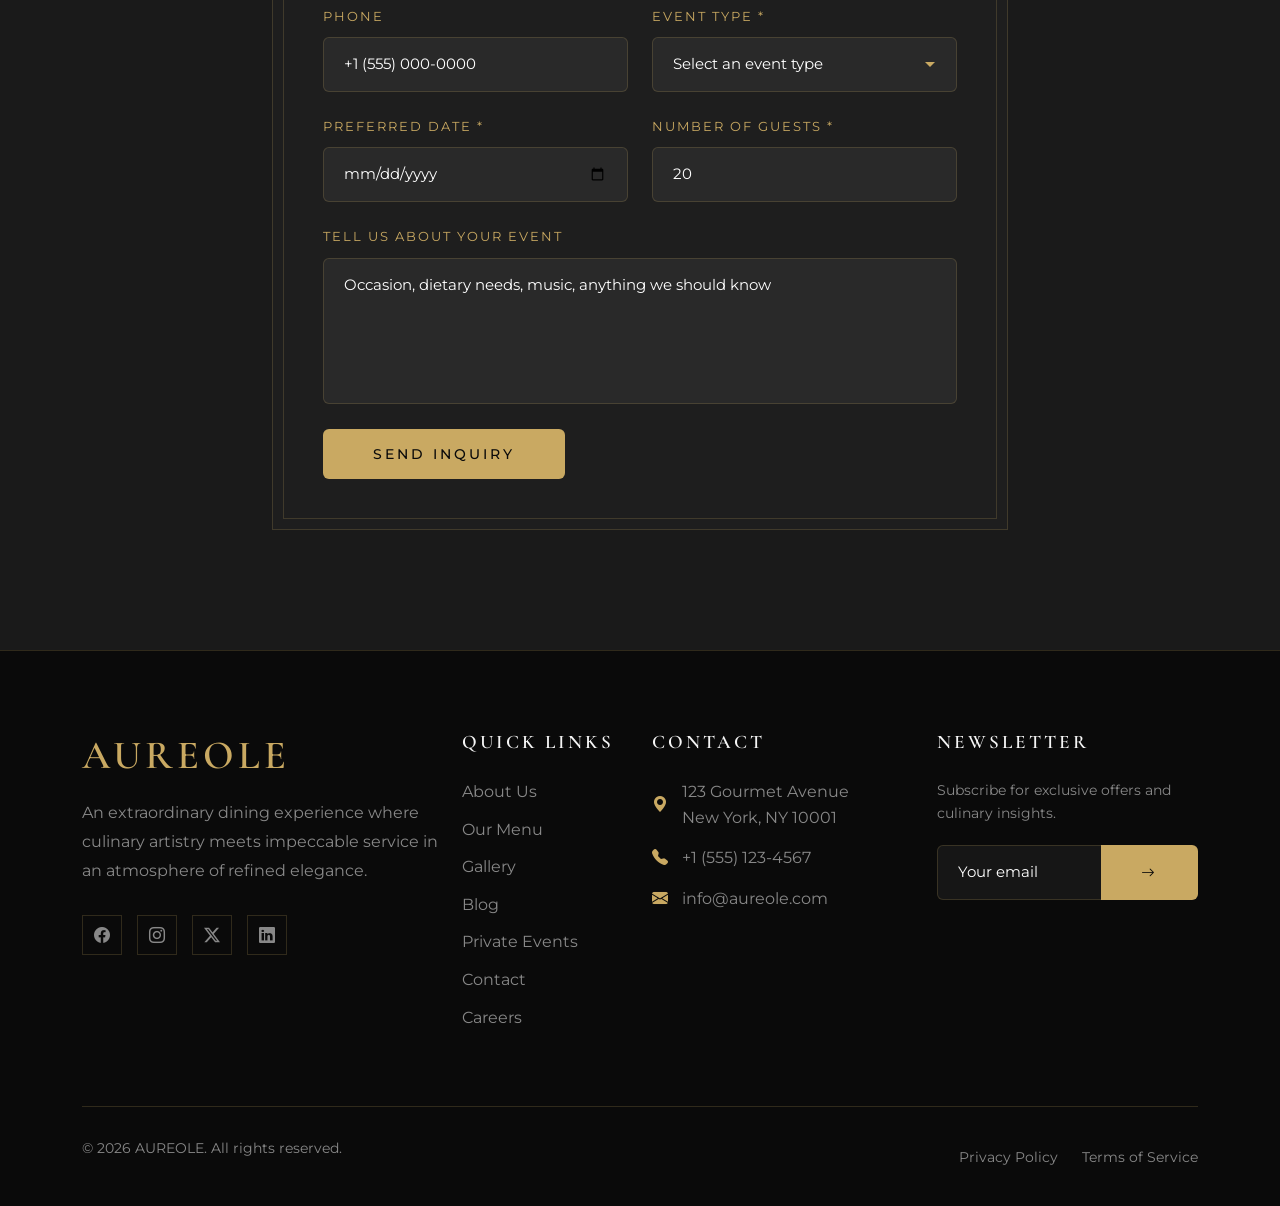
<file: xdrive.site/sites/AUREOLE/private-events.html>
<!DOCTYPE html>
<html lang="en">

<!-- Mirrored from https://xdrive.site/sites/AUREOLE/private-events.html by HTTrack Website Copier/3.x [XR&CO], Wed, 11 Nov 2026 15:54:44 GMT -->
<head>
    <meta charset="UTF-8">
    <meta name="viewport" content="width=device-width, initial-scale=1.0">
    <meta name="description" content="Host weddings, corporate dinners and celebrations in the private rooms of AUREOLE. Send an event inquiry.">
    <link rel="canonical" href="https://www.your-domain.com/private-events.html">
    <meta name="theme-color" content="#0a0a0a">
    <meta property="og:type" content="website">
    <meta property="og:site_name" content="AUREOLE">
    <meta property="og:title" content="Private Events | AUREOLE">
    <meta property="og:description" content="Host weddings, corporate dinners and celebrations in the private rooms of AUREOLE. Send an event inquiry.">
    <meta property="og:url" content="https://www.your-domain.com/private-events.html">
    <meta property="og:image" content="https://images.unsplash.com/photo-1414235077428-338989a2e8c0?ixlib=rb-4.0.3&amp;auto=format&amp;fit=crop&amp;w=1200&amp;q=80">
    <meta name="twitter:card" content="summary_large_image">
    <title>Private Events | AUREOLE</title>
    
    <link rel="icon" type="image/png" href="images/favicon.png">
    <link rel="preconnect" href="https://fonts.googleapis.com/">
    <link rel="preconnect" href="https://fonts.gstatic.com/" crossorigin>
    <link href="https://fonts.googleapis.com/css2?family=Cormorant+Garamond:wght@400;500;600;700&amp;family=Montserrat:wght@300;400;500;600&amp;display=swap" rel="stylesheet">
    <link href="../../../cdn.jsdelivr.net/npm/bootstrap%405.3.8/dist/css/bootstrap.min.css" rel="stylesheet" integrity="sha384-sRIl4kxILFvY47J16cr9ZwB07vP4J8+LH7qKQnuqkuIAvNWLzeN8tE5YBujZqJLB" crossorigin="anonymous">
    <link rel="stylesheet" href="../../../cdn.jsdelivr.net/npm/swiper%4011.1.14/swiper-bundle.min.css">
    <link href="../../../unpkg.com/aos%402.3.1/dist/aos.css" rel="stylesheet">
    <link rel="stylesheet" href="../../../cdn.jsdelivr.net/npm/bootstrap-icons%401.11.2/font/bootstrap-icons.css">
    <link rel="stylesheet" href="css/style.css">
</head>
<body>

    <div class="preloader">
        <div class="preloader-content">
            <div class="preloader-logo">AUREOLE</div>
            <div class="preloader-line"></div>
        </div>
    </div>

    <nav class="navbar navbar-expand-lg">
        <div class="container">
            <a class="navbar-brand" href="index.html">AUREOLE</a>
            <button class="navbar-toggler" type="button" data-bs-toggle="collapse" data-bs-target="#navbarNav">
                <span></span><span></span><span></span>
            </button>
            <div class="collapse navbar-collapse" id="navbarNav">
                <ul class="navbar-nav ms-auto align-items-center">
                    <li class="nav-item"><a class="nav-link" href="index.html">Home</a></li>
                    <li class="nav-item"><a class="nav-link" href="about.html">About</a></li>
                    <li class="nav-item"><a class="nav-link" href="menu.html">Menu</a></li>
                    <li class="nav-item"><a class="nav-link" href="gallery.html">Gallery</a></li>
                    <li class="nav-item"><a class="nav-link" href="blog.html">Blog</a></li>
                    <li class="nav-item"><a class="nav-link" href="contact.html">Contact</a></li>
                    <li class="nav-item ms-lg-3"><a href="reservations.html" class="btn btn-primary">Reservations</a></li>
                </ul>
            </div>
        </div>
    </nav>

    <section class="hero hero-compact">
        <div class="hero-bg" style="background: linear-gradient(rgba(10, 10, 10, 0.8), rgba(10, 10, 10, 0.9)), url('https://images.unsplash.com/photo-1414235077428-338989a2e8c0?ixlib=rb-4.0.3&amp;auto=format&amp;fit=crop&amp;w=1920&amp;q=80') center/cover no-repeat;"></div>
        <div class="hero-content">
            <p class="hero-subtitle">Celebrate With Us</p>
            <h1 class="hero-title">Private Events</h1>
        </div>
    </section>

    <section>
        <div class="container">
            <div class="text-center mb-5" data-aos="fade-up">
                <p class="section-subtitle">Private Dining</p>
                <h2 class="section-title">Spaces for Every Occasion</h2>
            </div>
            <div class="row g-4">
                <div class="col-lg-4 col-md-6" data-aos="fade-up">
                    <div class="event-card">
                        <h3>The Gold Room</h3>
                        <p class="event-meta">Up to 24 seated &middot; 40 standing</p>
                        <p>A private salon with its own entrance, a dedicated sommelier and a menu composed with our chef for your evening.</p>
                    </div>
                </div>
                <div class="col-lg-4 col-md-6" data-aos="fade-up" data-aos-delay="100">
                    <div class="event-card">
                        <h3>The Cellar Table</h3>
                        <p class="event-meta">Up to 12 guests</p>
                        <p>One long table among the wine collection, served with the tasting menu and a paired flight for every course.</p>
                    </div>
                </div>
                <div class="col-lg-4 col-md-6" data-aos="fade-up" data-aos-delay="200">
                    <div class="event-card">
                        <h3>Full Restaurant Buyout</h3>
                        <p class="event-meta">Up to 120 guests</p>
                        <p>The entire restaurant for weddings, corporate dinners and launches, with a custom menu, bar program and floor plan.</p>
                    </div>
                </div>
            </div>
        </div>
    </section>

    <section class="section-alt">
        <div class="container">
            <div class="row justify-content-center">
                <div class="col-lg-8" data-aos="fade-up">
                    <form class="reservation-form form-padded" id="privateEventForm" novalidate data-success-title="Inquiry Received" data-success-text="Thank you. Our events team will reply within one business day with availability and a proposal.">
                        <h3 class="form-heading">Event Inquiry</h3>
                        <div class="row">
                            <div class="col-md-6">
                            <div class="form-group">
                                <label class="form-label" for="f-name-101">Full Name *</label>
                                <input id="f-name-101" type="text" class="form-control" name="name" required autocomplete="name" placeholder="John Doe">
                            </div>
                            </div>
                            <div class="col-md-6">
                            <div class="form-group">
                                <label class="form-label" for="f-email-102">Email Address *</label>
                                <input id="f-email-102" type="email" class="form-control" name="email" required autocomplete="email" placeholder="john@example.com">
                            </div>
                            </div>
                        </div>
                        <div class="row">
                            <div class="col-md-6">
                            <div class="form-group">
                                <label class="form-label" for="f-phone-103">Phone</label>
                                <input id="f-phone-103" type="tel" class="form-control" name="phone" autocomplete="tel" placeholder="+1 (555) 000-0000">
                            </div>
                            </div>
                            <div class="col-md-6">
                            <div class="form-group">
                                <label class="form-label" for="f-eventType-104">Event Type *</label>
                                <select id="f-eventType-104" class="form-control" name="eventType" required><option value="">Select an event type</option><option>Wedding or engagement</option><option>Corporate dinner</option><option>Birthday or anniversary</option><option>Product launch</option><option>Other</option></select>
                            </div>
                            </div>
                        </div>
                        <div class="row">
                            <div class="col-md-6">
                            <div class="form-group">
                                <label class="form-label" for="f-date-105">Preferred Date *</label>
                                <input id="f-date-105" type="date" class="form-control" name="date" required>
                            </div>
                            </div>
                            <div class="col-md-6">
                            <div class="form-group">
                                <label class="form-label" for="f-guests-106">Number of Guests *</label>
                                <input id="f-guests-106" type="number" class="form-control" name="guests" min="2" max="120" required placeholder="20">
                            </div>
                            </div>
                        </div>
                            <div class="form-group">
                                <label class="form-label" for="f-message-107">Tell us about your event</label>
                                <textarea id="f-message-107" class="form-control" name="message" rows="5" placeholder="Occasion, dietary needs, music, anything we should know"></textarea>
                            </div>
                        <button type="submit" class="btn btn-primary btn-wide">Send Inquiry</button>
                    </form>
                </div>
            </div>
        </div>
    </section>

    <footer class="footer">
        <div class="container">
            <div class="row">
                <div class="col-lg-4 col-md-6 mb-4 mb-lg-0">
                    <h3 class="footer-brand">AUREOLE</h3>
                    <p class="footer-text">
                        An extraordinary dining experience where culinary artistry meets 
                        impeccable service in an atmosphere of refined elegance.
                    </p>
                    <div class="footer-social">
                        <a href="#" aria-label="Facebook"><i class="bi bi-facebook"></i></a>
                        <a href="#" aria-label="Instagram"><i class="bi bi-instagram"></i></a>
                        <a href="#" aria-label="Twitter"><i class="bi bi-twitter-x"></i></a>
                        <a href="#" aria-label="LinkedIn"><i class="bi bi-linkedin"></i></a>
                    </div>
                </div>
                
                <div class="col-lg-2 col-md-6 mb-4 mb-lg-0">
                    <h4 class="footer-title">Quick Links</h4>
                    <ul class="footer-links">
                        <li><a href="about.html">About Us</a></li>
                        <li><a href="menu.html">Our Menu</a></li>
                        <li><a href="gallery.html">Gallery</a></li>
                        <li><a href="blog.html">Blog</a></li>
                        <li><a href="private-events.html">Private Events</a></li>
                        <li><a href="contact.html">Contact</a></li>
                        <li><a href="careers.html">Careers</a></li>
                    </ul>
                </div>
                
                <div class="col-lg-3 col-md-6 mb-4 mb-lg-0">
                    <h4 class="footer-title">Contact</h4>
                    <div class="footer-contact">
                        <p>
                            <i class="bi bi-geo-alt-fill"></i>
                            123 Gourmet Avenue<br>
                            New York, NY 10001
                        </p>
                        <p>
                            <i class="bi bi-telephone-fill"></i>
                            +1 (555) 123-4567
                        </p>
                        <p>
                            <i class="bi bi-envelope-fill"></i>
                            info@aureole.com
                        </p>
                    </div>
                </div>
                
                <div class="col-lg-3 col-md-6">
                    <h4 class="footer-title">Newsletter</h4>
                    <p class="u4">
                        Subscribe for exclusive offers and culinary insights.
                    </p>
                    <form class="newsletter-form">
                        <div class="input-group">
                            <input type="email" class="form-control" placeholder="Your email" required>
                            <button class="btn btn-primary" type="submit">
                                <i class="bi bi-arrow-right"></i>
                            </button>
                        </div>
                    </form>
                </div>
            </div>
            
            <div class="footer-bottom">
                <p class="footer-copy">
                    &copy; 2026 AUREOLE. All rights reserved.
                </p>
                <div>
                    <a class="u6" href="privacy.html">Privacy Policy</a>
                    <a class="u3" href="terms.html">Terms of Service</a>
                </div>
            </div>
        </div>
    </footer>

    <script src="../../../cdn.jsdelivr.net/npm/bootstrap%405.3.8/dist/js/bootstrap.bundle.min.js" integrity="sha384-FKyoEForCGlyvwx9Hj09JcYn3nv7wiPVlz7YYwJrWVcXK/BmnVDxM+D2scQbITxI" crossorigin="anonymous"></script>
    <script src="../../../cdn.jsdelivr.net/npm/swiper%4011.1.14/swiper-bundle.min.js"></script>
    <script src="../../../unpkg.com/aos%402.3.1/dist/aos.js"></script>
    <script src="js/script.js"></script>
</body>

<!-- Mirrored from https://xdrive.site/sites/AUREOLE/private-events.html by HTTrack Website Copier/3.x [XR&CO], Wed, 11 Nov 2026 15:54:44 GMT -->
</html>
</file>
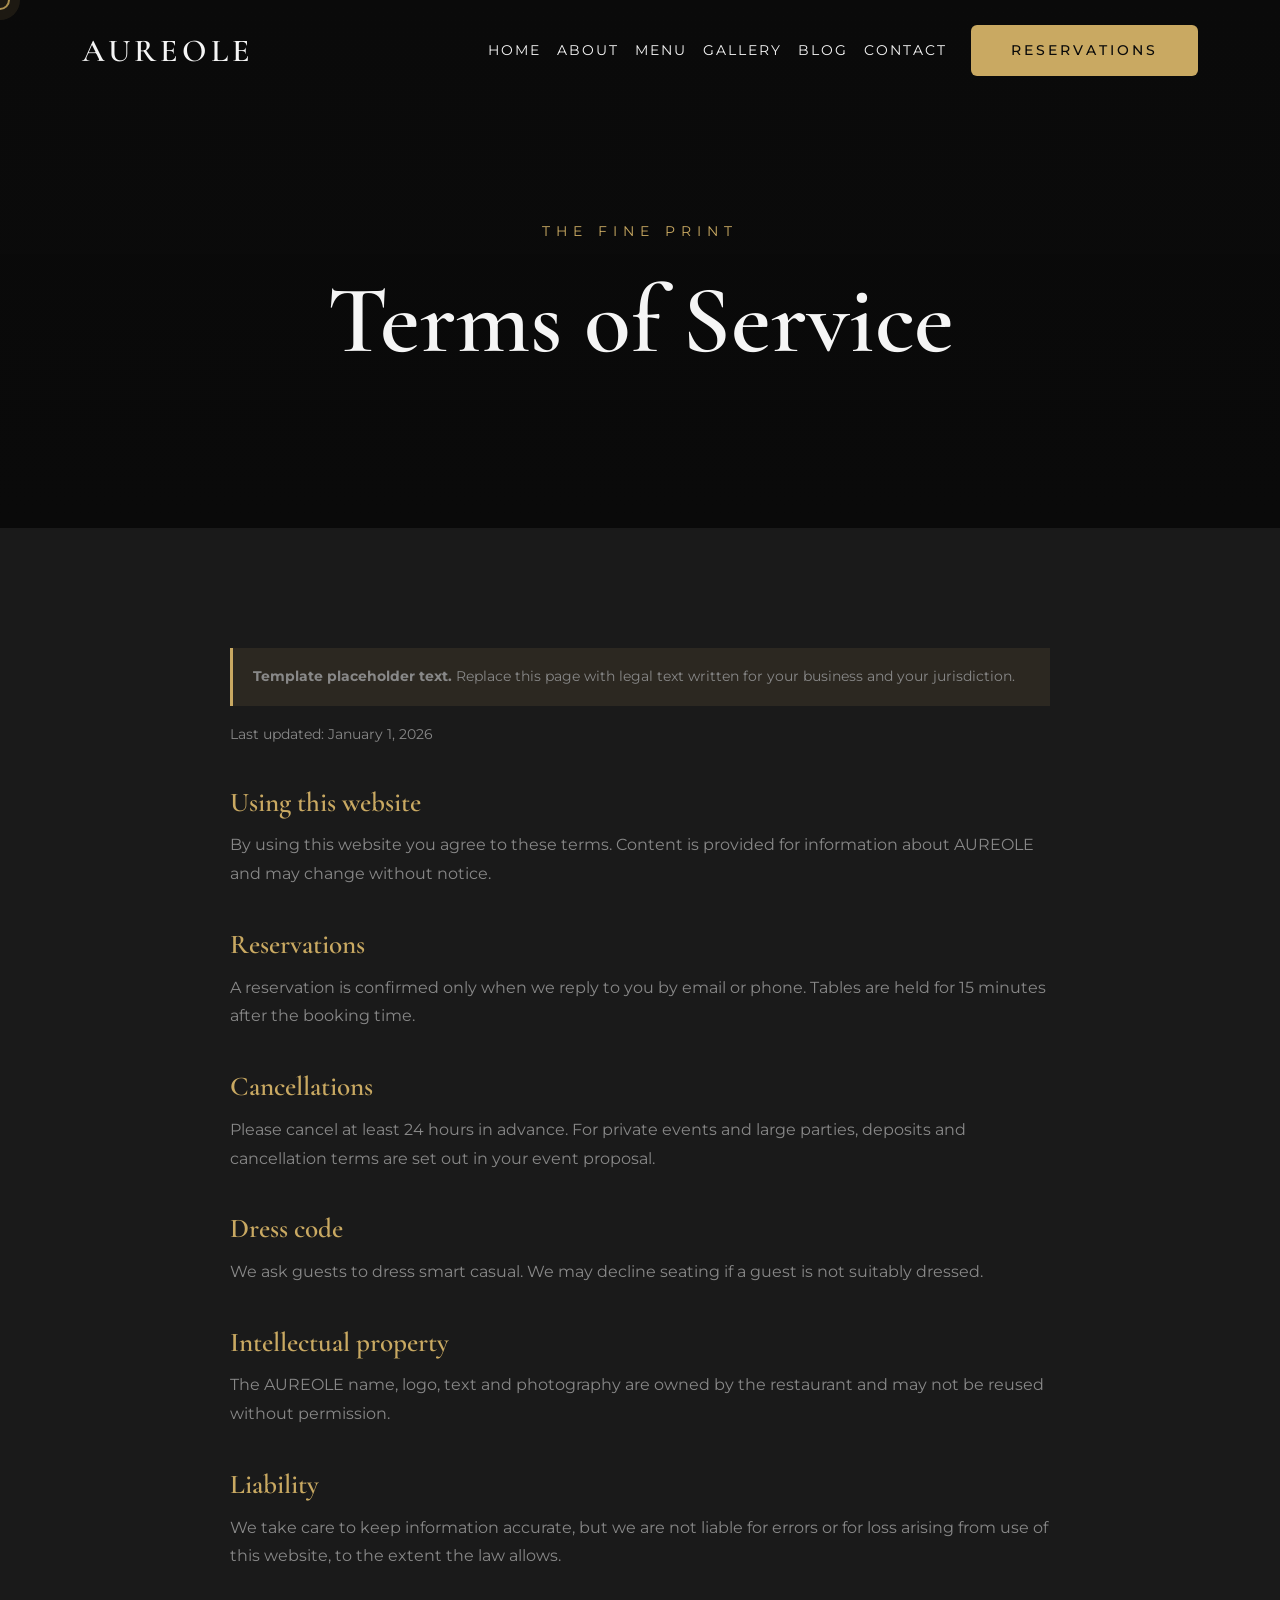
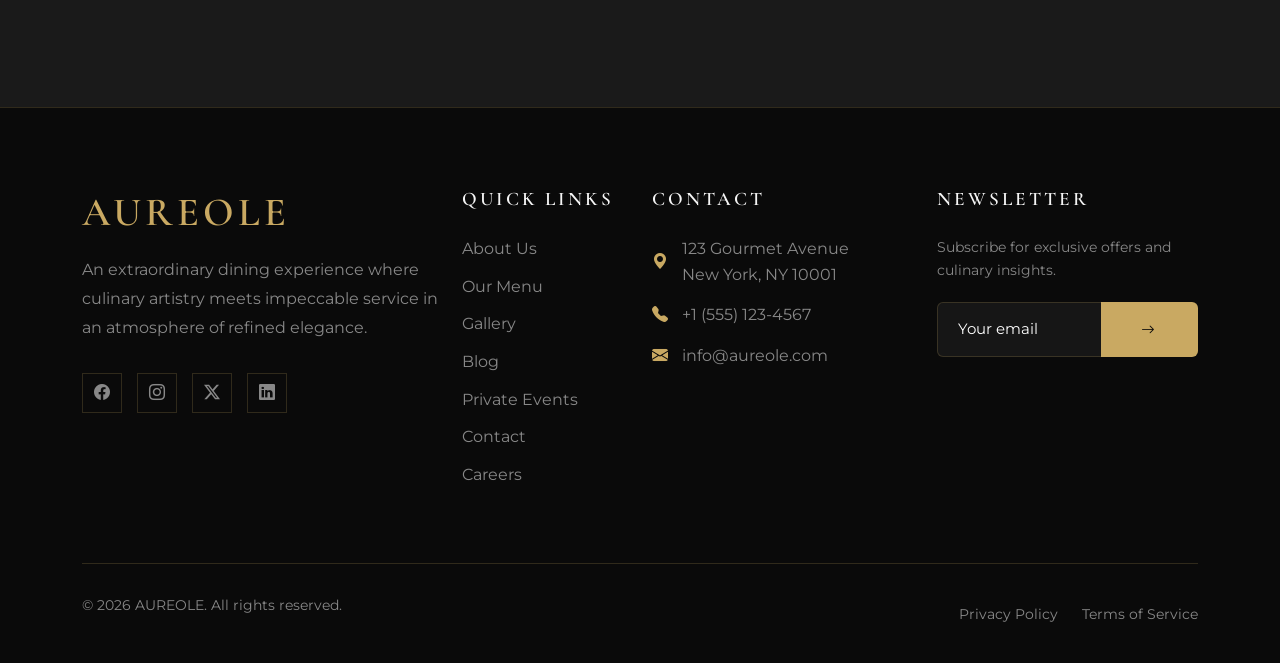
<file: xdrive.site/sites/AUREOLE/terms.html>
<!DOCTYPE html>
<html lang="en">

<!-- Mirrored from https://xdrive.site/sites/AUREOLE/terms.html by HTTrack Website Copier/3.x [XR&CO], Wed, 11 Nov 2026 15:54:44 GMT -->
<head>
    <meta charset="UTF-8">
    <meta name="viewport" content="width=device-width, initial-scale=1.0">
    <meta name="description" content="Terms for using the AUREOLE website, reservations and private events.">
    <link rel="canonical" href="https://www.your-domain.com/terms.html">
    <meta name="theme-color" content="#0a0a0a">
    <meta property="og:type" content="website">
    <meta property="og:site_name" content="AUREOLE">
    <meta property="og:title" content="Terms of Service | AUREOLE">
    <meta property="og:description" content="Terms for using the AUREOLE website, reservations and private events.">
    <meta property="og:url" content="https://www.your-domain.com/terms.html">
    <meta property="og:image" content="https://images.unsplash.com/photo-1414235077428-338989a2e8c0?ixlib=rb-4.0.3&amp;auto=format&amp;fit=crop&amp;w=1200&amp;q=80">
    <meta name="twitter:card" content="summary_large_image">
    <title>Terms of Service | AUREOLE</title>
    
    <link rel="icon" type="image/png" href="images/favicon.png">
    <link rel="preconnect" href="https://fonts.googleapis.com/">
    <link rel="preconnect" href="https://fonts.gstatic.com/" crossorigin>
    <link href="https://fonts.googleapis.com/css2?family=Cormorant+Garamond:wght@400;500;600;700&amp;family=Montserrat:wght@300;400;500;600&amp;display=swap" rel="stylesheet">
    <link href="../../../cdn.jsdelivr.net/npm/bootstrap%405.3.8/dist/css/bootstrap.min.css" rel="stylesheet" integrity="sha384-sRIl4kxILFvY47J16cr9ZwB07vP4J8+LH7qKQnuqkuIAvNWLzeN8tE5YBujZqJLB" crossorigin="anonymous">
    <link rel="stylesheet" href="../../../cdn.jsdelivr.net/npm/swiper%4011.1.14/swiper-bundle.min.css">
    <link href="../../../unpkg.com/aos%402.3.1/dist/aos.css" rel="stylesheet">
    <link rel="stylesheet" href="../../../cdn.jsdelivr.net/npm/bootstrap-icons%401.11.2/font/bootstrap-icons.css">
    <link rel="stylesheet" href="css/style.css">
</head>
<body>

    <div class="preloader">
        <div class="preloader-content">
            <div class="preloader-logo">AUREOLE</div>
            <div class="preloader-line"></div>
        </div>
    </div>

    <nav class="navbar navbar-expand-lg">
        <div class="container">
            <a class="navbar-brand" href="index.html">AUREOLE</a>
            <button class="navbar-toggler" type="button" data-bs-toggle="collapse" data-bs-target="#navbarNav">
                <span></span><span></span><span></span>
            </button>
            <div class="collapse navbar-collapse" id="navbarNav">
                <ul class="navbar-nav ms-auto align-items-center">
                    <li class="nav-item"><a class="nav-link" href="index.html">Home</a></li>
                    <li class="nav-item"><a class="nav-link" href="about.html">About</a></li>
                    <li class="nav-item"><a class="nav-link" href="menu.html">Menu</a></li>
                    <li class="nav-item"><a class="nav-link" href="gallery.html">Gallery</a></li>
                    <li class="nav-item"><a class="nav-link" href="blog.html">Blog</a></li>
                    <li class="nav-item"><a class="nav-link" href="contact.html">Contact</a></li>
                    <li class="nav-item ms-lg-3"><a href="reservations.html" class="btn btn-primary">Reservations</a></li>
                </ul>
            </div>
        </div>
    </nav>

    <section class="hero hero-compact">
        <div class="hero-bg" style="background: linear-gradient(rgba(10, 10, 10, 0.8), rgba(10, 10, 10, 0.9)), url('https://images.unsplash.com/photo-1414235077428-338989a2e8c0?ixlib=rb-4.0.3&amp;auto=format&amp;fit=crop&amp;w=1920&amp;q=80') center/cover no-repeat;"></div>
        <div class="hero-content">
            <p class="hero-subtitle">The Fine Print</p>
            <h1 class="hero-title">Terms of Service</h1>
        </div>
    </section>

    <section>
        <div class="container">
            <div class="legal-content">
                <p class="notice"><strong>Template placeholder text.</strong> Replace this page with legal text written for your business and your jurisdiction.</p>
                <p class="legal-updated">Last updated: January 1, 2026</p>
            <h2>Using this website</h2>
            <p>By using this website you agree to these terms. Content is provided for information about AUREOLE and may change without notice.</p>
            <h2>Reservations</h2>
            <p>A reservation is confirmed only when we reply to you by email or phone. Tables are held for 15 minutes after the booking time.</p>
            <h2>Cancellations</h2>
            <p>Please cancel at least 24 hours in advance. For private events and large parties, deposits and cancellation terms are set out in your event proposal.</p>
            <h2>Dress code</h2>
            <p>We ask guests to dress smart casual. We may decline seating if a guest is not suitably dressed.</p>
            <h2>Intellectual property</h2>
            <p>The AUREOLE name, logo, text and photography are owned by the restaurant and may not be reused without permission.</p>
            <h2>Liability</h2>
            <p>We take care to keep information accurate, but we are not liable for errors or for loss arising from use of this website, to the extent the law allows.</p>
            </div>
        </div>
    </section>

    <footer class="footer">
        <div class="container">
            <div class="row">
                <div class="col-lg-4 col-md-6 mb-4 mb-lg-0">
                    <h3 class="footer-brand">AUREOLE</h3>
                    <p class="footer-text">
                        An extraordinary dining experience where culinary artistry meets 
                        impeccable service in an atmosphere of refined elegance.
                    </p>
                    <div class="footer-social">
                        <a href="#" aria-label="Facebook"><i class="bi bi-facebook"></i></a>
                        <a href="#" aria-label="Instagram"><i class="bi bi-instagram"></i></a>
                        <a href="#" aria-label="Twitter"><i class="bi bi-twitter-x"></i></a>
                        <a href="#" aria-label="LinkedIn"><i class="bi bi-linkedin"></i></a>
                    </div>
                </div>
                
                <div class="col-lg-2 col-md-6 mb-4 mb-lg-0">
                    <h4 class="footer-title">Quick Links</h4>
                    <ul class="footer-links">
                        <li><a href="about.html">About Us</a></li>
                        <li><a href="menu.html">Our Menu</a></li>
                        <li><a href="gallery.html">Gallery</a></li>
                        <li><a href="blog.html">Blog</a></li>
                        <li><a href="private-events.html">Private Events</a></li>
                        <li><a href="contact.html">Contact</a></li>
                        <li><a href="careers.html">Careers</a></li>
                    </ul>
                </div>
                
                <div class="col-lg-3 col-md-6 mb-4 mb-lg-0">
                    <h4 class="footer-title">Contact</h4>
                    <div class="footer-contact">
                        <p>
                            <i class="bi bi-geo-alt-fill"></i>
                            123 Gourmet Avenue<br>
                            New York, NY 10001
                        </p>
                        <p>
                            <i class="bi bi-telephone-fill"></i>
                            +1 (555) 123-4567
                        </p>
                        <p>
                            <i class="bi bi-envelope-fill"></i>
                            info@aureole.com
                        </p>
                    </div>
                </div>
                
                <div class="col-lg-3 col-md-6">
                    <h4 class="footer-title">Newsletter</h4>
                    <p class="u4">
                        Subscribe for exclusive offers and culinary insights.
                    </p>
                    <form class="newsletter-form">
                        <div class="input-group">
                            <input type="email" class="form-control" placeholder="Your email" required>
                            <button class="btn btn-primary" type="submit">
                                <i class="bi bi-arrow-right"></i>
                            </button>
                        </div>
                    </form>
                </div>
            </div>
            
            <div class="footer-bottom">
                <p class="footer-copy">
                    &copy; 2026 AUREOLE. All rights reserved.
                </p>
                <div>
                    <a class="u6" href="privacy.html">Privacy Policy</a>
                    <a class="u3" href="terms.html">Terms of Service</a>
                </div>
            </div>
        </div>
    </footer>

    <script src="../../../cdn.jsdelivr.net/npm/bootstrap%405.3.8/dist/js/bootstrap.bundle.min.js" integrity="sha384-FKyoEForCGlyvwx9Hj09JcYn3nv7wiPVlz7YYwJrWVcXK/BmnVDxM+D2scQbITxI" crossorigin="anonymous"></script>
    <script src="../../../cdn.jsdelivr.net/npm/swiper%4011.1.14/swiper-bundle.min.js"></script>
    <script src="../../../unpkg.com/aos%402.3.1/dist/aos.js"></script>
    <script src="js/script.js"></script>
</body>

<!-- Mirrored from https://xdrive.site/sites/AUREOLE/terms.html by HTTrack Website Copier/3.x [XR&CO], Wed, 11 Nov 2026 15:54:44 GMT -->
</html>
</file>
<file: xdrive.site/sites/AUREOLE/css/style.css>
input{
    outline: none !important;
}
textarea{
    resize: none;
}
section{
    overflow: hidden;
}
img {
  user-select: none;
  -webkit-user-drag: none;
}
.swiper-wrapper{
    height: auto;
}

:root {
    --color-primary: #0a0a0a;
    --color-secondary: #1a1a1a;
    --color-accent: #c9a962;
    --color-accent-hover: #d4b978;
    --color-gold: #d4af37;
    --color-bronze: #cd7f32;
    --color-text: #f5f5f5;
    --color-text-muted: #888888;
    --color-border: rgba(201, 169, 98, 0.2);
    --color-overlay: rgba(10, 10, 10, 0.85);
    
    --font-primary: 'Cormorant Garamond', serif;
    --font-secondary: 'Montserrat', sans-serif;
    
    --transition-smooth: all 0.4s cubic-bezier(0.4, 0, 0.2, 1);
    --transition-fast: all 0.3s ease;
    --shadow-luxury: 0 20px 60px rgba(0, 0, 0, 0.5);
    --shadow-gold: 0 0 30px rgba(201, 169, 98, 0.3);
}

/* Reset & Base */
*, *::before, *::after {
    margin: 0;
    padding: 0;
    box-sizing: border-box;
}

html {
    scroll-behavior: smooth;
    font-size: 16px;
}

body {
    font-family: var(--font-secondary);
    background-color: var(--color-primary);
    color: var(--color-text);
    line-height: 1.6;
    overflow-x: hidden;
}

h1, h2, h3, h4, h5, h6 {
    font-family: var(--font-primary);
    font-weight: 600;
    line-height: 1.2;
}

a {
    text-decoration: none;
    color: inherit;
    transition: var(--transition-fast);
}

img {
    max-width: 100%;
    height: auto;
    display: block;
}

ul, ol {
    list-style: none;
}

/* Typography */
.section-title {
    font-size: clamp(2.5rem, 5vw, 4rem);
    text-align: center;
    margin-bottom: 1rem;
    color: var(--color-text);
    position: relative;
    display: inline-block;
    width: 100%;
}

.section-title::after {
    content: '';
    display: block;
    width: 80px;
    height: 2px;
    background: linear-gradient(90deg, transparent, var(--color-accent), transparent);
    margin: 1rem auto 0;
}

.section-subtitle {
    font-family: var(--font-secondary);
    font-size: 0.9rem;
    text-transform: uppercase;
    letter-spacing: 4px;
    color: var(--color-accent);
    text-align: center;
    margin-bottom: 3rem;
}

/* Preloader */
.preloader {
    position: fixed;
    top: 0;
    left: 0;
    width: 100%;
    height: 100%;
    background: var(--color-primary);
    z-index: 9999;
    display: flex;
    justify-content: center;
    align-items: center;
    transition: opacity 0.5s ease, visibility 0.5s ease;
}

.preloader.hidden {
    opacity: 0;
    visibility: hidden;
}

.preloader-content {
    text-align: center;
}

.preloader-logo {
    font-family: var(--font-primary);
    font-size: 3rem;
    color: var(--color-accent);
    letter-spacing: 8px;
    animation: pulse 2s infinite;
}

.preloader-line {
    width: 100px;
    height: 2px;
    background: var(--color-accent);
    margin: 20px auto;
    animation: loadingLine 1.5s infinite;
}

@keyframes pulse {
    0%, 100% { opacity: 1; }
    50% { opacity: 0.5; }
}

@keyframes loadingLine {
    0% { width: 0; opacity: 0; }
    50% { width: 100px; opacity: 1; }
    100% { width: 0; opacity: 0; }
}

/* Custom Cursor */
.cursor {
    width: 20px;
    height: 20px;
    border: 2px solid var(--color-accent);
    border-radius: 50%;
    position: fixed;
    pointer-events: none;
    z-index: 9998;
    transition: transform 0.1s ease;
    mix-blend-mode: difference;
}

.cursor-follower {
    width: 40px;
    height: 40px;
    background: rgba(201, 169, 98, 0.1);
    border-radius: 50%;
    position: fixed;
    pointer-events: none;
    z-index: 9997;
    transition: transform 0.3s ease, width 0.3s ease, height 0.3s ease;
}

.cursor.hover {
    transform: scale(1.5);
    background: rgba(201, 169, 98, 0.2);
}

/* Navigation */
.navbar {
    position: fixed;
    top: 0;
    left: 0;
    width: 100%;
    z-index: 1000;
    padding: 20px 0;
    transition: var(--transition-smooth);
    background: transparent;
}

.navbar.scrolled {
    background: rgba(10, 10, 10, 0.95);
    backdrop-filter: blur(20px);
    padding: 15px 0;
    box-shadow: 0 5px 30px rgba(0, 0, 0, 0.3);
}

.navbar-brand {
    font-family: var(--font-primary);
    font-size: 2rem;
    color: var(--color-text);
    letter-spacing: 4px;
    font-weight: 600;
}

.navbar-brand span {
    color: var(--color-accent);
}

.nav-link {
    color: var(--color-text);
    font-size: 0.85rem;
    text-transform: uppercase;
    letter-spacing: 2px;
    padding: 10px 20px;
    position: relative;
    transition: var(--transition-fast);
}
.nav-link.active{
    color: var(--color-accent) !important ;
}

.nav-link::after {
    content: '';
    position: absolute;
    bottom: 5px;
    left: 20px;
    width: 0;
    height: 1px;
    background: var(--color-accent);
    transition: width 0.3s ease;
}

.nav-link:hover::after,
.nav-link.active::after {
    width: calc(100% - 40px);
}

.nav-link:hover {
    color: var(--color-accent);
}
.navbar-brand:focus, .navbar-brand:hover{
    color: var(--color-accent) !important;
}

/* Mobile Menu */
.navbar-toggler {
    border: none;
    padding: 0;
    width: 30px;
    height: 20px;
    position: relative;
    background: transparent;
}

.navbar-toggler span {
    display: block;
    position: absolute;
    height: 2px;
    width: 100%;
    background: var(--color-accent);
    border-radius: 2px;
    transition: all 0.3s ease;
}

.navbar-toggler span:nth-child(1) { top: 0; }
.navbar-toggler span:nth-child(2) { top: 9px; }
.navbar-toggler span:nth-child(3) { top: 18px; }

.navbar-toggler.active span:nth-child(1) {
    transform: rotate(45deg);
    top: 9px;
}

.navbar-toggler.active span:nth-child(2) {
    opacity: 0;
}

.navbar-toggler.active span:nth-child(3) {
    transform: rotate(-45deg);
    top: 9px;
}

/* Buttons */
.btn {
    display: inline-flex;
    align-items: center;
    justify-content: center;
    padding: 15px 40px;
    font-size: 0.85rem;
    text-transform: uppercase;
    letter-spacing: 3px;
    border: none;
    cursor: pointer;
    transition: var(--transition-smooth);
    position: relative;
    overflow: hidden;
    font-weight: 500;
}

.btn-primary {
    background: var(--color-accent);
    color: var(--color-primary);
}

.btn-primary:hover {
    background: var(--color-accent-hover);
    transform: translateY(-2px);
    box-shadow: var(--shadow-gold);
}

.btn-outline {
    background: transparent;
    color: var(--color-accent);
    border: 1px solid var(--color-accent);
}

.btn-outline:hover {
    background: var(--color-accent);
    color: var(--color-primary);
}

.btn::before {
    content: '';
    position: absolute;
    top: 0;
    left: -100%;
    width: 100%;
    height: 100%;
    background: linear-gradient(90deg, transparent, rgba(255,255,255,0.2), transparent);
    transition: left 0.5s ease;
}

.btn:hover::before {
    left: 100%;
}

/* Hero Section */
.hero {
    min-height: 100vh;
    position: relative;
    display: flex;
    align-items: center;
    justify-content: center;
    overflow: hidden;
}

.hero-bg {
    position: absolute;
    top: 0;
    left: 0;
    width: 100%;
    height: 100%;
    background: linear-gradient(rgba(10, 10, 10, 0.7), rgba(10, 10, 10, 0.8)), 
                url('https://images.unsplash.com/photo-1414235077428-338989a2e8c0?ixlib=rb-4.0.3&auto=format&fit=crop&w=1920&q=80') center/cover no-repeat;
    transform: scale(1.1);
    transition: transform 10s ease;
}

.hero.loaded .hero-bg {
    transform: scale(1);
}

.hero-content {
    position: relative;
    z-index: 2;
    text-align: center;
    padding: 0 20px;
}

.hero-subtitle {
    font-family: var(--font-secondary);
    font-size: 0.9rem;
    text-transform: uppercase;
    letter-spacing: 6px;
    color: var(--color-accent);
    margin-bottom: 20px;
    opacity: 0;
    transform: translateY(30px);
    animation: fadeInUp 1s ease forwards 0.5s;
}

.hero-title {
    font-size: clamp(3rem, 8vw, 6rem);
    margin-bottom: 30px;
    opacity: 0;
    transform: translateY(30px);
    animation: fadeInUp 1s ease forwards 0.7s;
}

.hero-title span {
    display: block;
    font-size: 0.3em;
    font-family: var(--font-secondary);
    font-weight: 300;
    letter-spacing: 8px;
    text-transform: uppercase;
    margin-top: 10px;
    color: var(--color-text-muted);
}

.hero-text {
    font-size: 1.1rem;
    color: var(--color-text-muted);
    max-width: 600px;
    margin: 0 auto 40px;
    opacity: 0;
    transform: translateY(30px);
    animation: fadeInUp 1s ease forwards 0.9s;
}

.hero-buttons {
    opacity: 0;
    transform: translateY(30px);
    animation: fadeInUp 1s ease forwards 1.1s;
}

.hero-buttons .btn {
    margin: 0 10px 10px;
}

@keyframes fadeInUp {
    to {
        opacity: 1;
        transform: translateY(0);
    }
}

/* Scroll Indicator */
.scroll-indicator {
    position: absolute;
    bottom: 40px;
    left: 50%;
    transform: translateX(-50%);
    z-index: 2;
    display: flex;
    flex-direction: column;
    align-items: center;
    gap: 10px;
    opacity: 0;
    animation: fadeIn 1s ease forwards 1.5s;
}

.scroll-indicator span {
    font-size: 0.7rem;
    text-transform: uppercase;
    letter-spacing: 3px;
    color: var(--color-text-muted);
}

.scroll-line {
    width: 1px;
    height: 60px;
    background: linear-gradient(to bottom, var(--color-accent), transparent);
    animation: scrollBounce 2s infinite;
}

@keyframes scrollBounce {
    0%, 100% { transform: translateY(0); opacity: 1; }
    50% { transform: translateY(10px); opacity: 0.5; }
}

@keyframes fadeIn {
    to { opacity: 1; }
}

/* Section Spacing */
section {
    padding: 120px 0;
    position: relative;
}

section:nth-child(even) {
    background: var(--color-secondary);
}

/* About Section */
.about-section {
    overflow: hidden;
}

.about-image {
    position: relative;
    overflow: hidden;
}

.about-image img {
    width: 100%;
    height: 600px;
    object-fit: cover;
    transition: transform 0.8s ease;
}

.about-image:hover img {
    transform: scale(1.05);
}

.about-image::before {
    content: '';
    position: absolute;
    top: 20px;
    left: 20px;
    right: 20px;
    bottom: 20px;
    border: 1px solid var(--color-accent);
    z-index: 1;
    pointer-events: none;
    opacity: 0.5;
}

.about-content {
    padding: 0 40px;
}

.about-content h3 {
    font-size: 2.5rem;
    margin-bottom: 20px;
    color: var(--color-accent);
}

.about-content p {
    color: var(--color-text-muted);
    margin-bottom: 20px;
    line-height: 1.8;
}

.signature {
    margin-top: 30px;
    font-family: var(--font-primary);
    font-size: 1.5rem;
    color: var(--color-accent);
    font-style: italic;
}

/* Menu Preview Section */
.menu-preview {
    background: linear-gradient(rgba(10, 10, 10, 0.9), rgba(10, 10, 10, 0.9)),
                url('https://images.unsplash.com/photo-1414235077428-338989a2e8c0?ixlib=rb-4.0.3&auto=format&fit=crop&w=1920&q=80') center/cover fixed;
}

.menu-category {
    margin-bottom: 60px;
}

.menu-category-title {
    font-size: 1.8rem;
    color: var(--color-accent);
    margin-bottom: 30px;
    display: flex;
    align-items: center;
    gap: 15px;
}

.menu-category-title::after {
    content: '';
    flex: 1;
    height: 1px;
    background: var(--color-border);
}

.menu-item {
    display: flex;
    justify-content: space-between;
    align-items: baseline;
    padding: 20px 0;
    border-bottom: 1px dotted var(--color-border);
    transition: var(--transition-fast);
}

.menu-item:hover {
    padding-left: 10px;
    border-bottom-color: var(--color-accent);
}

.menu-item-info h4 {
    font-size: 1.3rem;
    margin-bottom: 5px;
    color: var(--color-text);
}

.menu-item-info p {
    font-size: 0.9rem;
    color: var(--color-text-muted);
    font-style: italic;
}

.menu-item-price {
    font-family: var(--font-primary);
    font-size: 1.4rem;
    color: var(--color-accent);
    white-space: nowrap;
    margin-left: 20px;
}

.menu-badge {
    display: inline-block;
    padding: 3px 10px;
    background: var(--color-accent);
    color: var(--color-primary);
    font-size: 0.7rem;
    text-transform: uppercase;
    letter-spacing: 1px;
    margin-left: 10px;
    font-family: var(--font-secondary);
}

/* Specialties Section */
.specialty-card {
    position: relative;
    overflow: hidden;
    margin-bottom: 30px;
    cursor: pointer;
}

.specialty-card img {
    width: 100%;
    height: 400px;
    object-fit: cover;
    transition: transform 0.6s ease;
}

.specialty-card:hover img {
    transform: scale(1.1);
}

.specialty-overlay {
    position: absolute;
    top: 0;
    left: 0;
    width: 100%;
    height: 100%;
    background: linear-gradient(to top, rgba(10, 10, 10, 0.95) 0%, rgba(10, 10, 10, 0.3) 50%, transparent 100%);
    display: flex;
    flex-direction: column;
    justify-content: flex-end;
    padding: 30px;
    transition: var(--transition-smooth);
}

.specialty-card:hover .specialty-overlay {
    background: linear-gradient(to top, rgba(10, 10, 10, 0.98) 0%, rgba(10, 10, 10, 0.5) 100%);
}

.specialty-tag {
    font-size: 0.75rem;
    text-transform: uppercase;
    letter-spacing: 3px;
    color: var(--color-accent);
    margin-bottom: 10px;
}

.specialty-title {
    font-size: 1.8rem;
    margin-bottom: 10px;
}

.specialty-desc {
    font-size: 0.9rem;
    color: var(--color-text-muted);
    opacity: 0;
    transform: translateY(20px);
    transition: var(--transition-fast);
}

.specialty-card:hover .specialty-desc {
    opacity: 1;
    transform: translateY(0);
}

/* Reservations Section */
.reservation-section {
    background: var(--color-secondary);
}

.reservation-form {
    background: rgba(255, 255, 255, 0.02);
    padding: 50px;
    border: 1px solid var(--color-border);
    position: relative;
}

.reservation-form::before {
    content: '';
    position: absolute;
    top: 10px;
    left: 10px;
    right: 10px;
    bottom: 10px;
    border: 1px solid var(--color-border);
    pointer-events: none;
}

.form-group {
    margin-bottom: 25px;
}

.form-label {
    display: block;
    font-size: 0.8rem;
    text-transform: uppercase;
    letter-spacing: 2px;
    color: var(--color-accent);
    margin-bottom: 10px;
}

.form-control {
    width: 100%;
    padding: 15px 20px;
    background: rgba(255, 255, 255, 0.05);
    border: 1px solid var(--color-border);
    color: white;
    font-family: var(--font-secondary);
    font-size: 0.95rem;
    transition: var(--transition-fast);
}

.form-control:focus {
    outline: none;
    border-color: var(--color-accent);
    background: rgba(255, 255, 255, 0.08);
    box-shadow: 0 0 20px rgba(201, 169, 98, 0.1);
    color: rgba(255, 255, 255, 0.5);
}
option{
    background: var(--color-primary);
}

.form-control::placeholder {
    color: white;
}

select.form-control {
    cursor: pointer;
    appearance: none;
    background-image: url("data:image/svg+xml,%3Csvg xmlns='http://www.w3.org/2000/svg' width='12' height='12' viewBox='0 0 12 12'%3E%3Cpath fill='%23c9a962' d='M6 8L1 3h10z'/%3E%3C/svg%3E");
    background-repeat: no-repeat;
    background-position: right 20px center;
}

/* Testimonials */
.testimonials-section {
    background: var(--color-primary);
}


.testimonial-card {
    text-align: center;
    padding: 40px;
    border: 1px solid var(--color-border);
    position: relative;
    margin: 20px 0;
}

.testimonial-card::before {
    content: '"';
    font-family: var(--font-primary);
    font-size: 6rem;
    color: var(--color-accent);
    opacity: 0.2;
    position: absolute;
    top: 20px;
    left: 30px;
    line-height: 1;
}

.testimonial-text {
    font-size: 1.1rem;
    font-style: italic;
    margin-bottom: 30px;
    color: var(--color-text);
    line-height: 1.8;
}

.testimonial-author {
    font-family: var(--font-primary);
    font-size: 1.3rem;
    color: var(--color-accent);
}

.testimonial-role {
    font-size: 0.85rem;
    color: var(--color-text-muted);
    text-transform: uppercase;
    letter-spacing: 2px;
}

/* Gallery Section */
.gallery-item {
    position: relative;
    overflow: hidden;
    cursor: pointer;
}

.gallery-item img {
    width: 100%;
    height: 300px;
    object-fit: cover;
    transition: transform 0.6s ease;
}

.gallery-item:hover img {
    transform: scale(1.1);
}

.gallery-overlay {
    position: absolute;
    top: 0;
    left: 0;
    width: 100%;
    height: 100%;
    background: rgba(201, 169, 98, 0.9);
    display: flex;
    align-items: center;
    justify-content: center;
    opacity: 0;
    transition: var(--transition-fast);
}

.gallery-item:hover .gallery-overlay {
    opacity: 1;
}

.gallery-icon {
    width: 60px;
    height: 60px;
    border: 2px solid var(--color-primary);
    border-radius: 50%;
    display: flex;
    align-items: center;
    justify-content: center;
    color: var(--color-primary);
    font-size: 1.5rem;
    transform: scale(0);
    transition: transform 0.3s ease 0.1s;
}

.gallery-item:hover .gallery-icon {
    transform: scale(1);
}

/* Blog Preview */
.blog-card {
    background: var(--color-secondary);
    overflow: hidden;
    transition: var(--transition-smooth);
    border: 1px solid var(--color-border);
}

.blog-card:hover {
    transform: translateY(-10px);
    box-shadow: var(--shadow-luxury);
    border-color: var(--color-accent);
}

.blog-image {
    overflow: hidden;
    position: relative;
}

.blog-image img {
    width: 100%;
    height: 250px;
    object-fit: cover;
    transition: transform 0.6s ease;
}

.blog-card:hover .blog-image img {
    transform: scale(1.1);
}

.blog-date {
    position: absolute;
    top: 20px;
    left: 20px;
    background: var(--color-accent);
    color: var(--color-primary);
    padding: 10px 15px;
    text-align: center;
    font-family: var(--font-secondary);
}

.blog-date .day {
    display: block;
    font-size: 1.5rem;
    font-weight: 600;
    line-height: 1;
}

.blog-date .month {
    display: block;
    font-size: 0.75rem;
    text-transform: uppercase;
    letter-spacing: 1px;
}

.blog-content {
    padding: 30px;
}

.blog-category {
    font-size: 0.75rem;
    text-transform: uppercase;
    letter-spacing: 2px;
    color: var(--color-accent);
    margin-bottom: 10px;
}

.blog-title {
    font-size: 1.4rem;
    margin-bottom: 15px;
    transition: color 0.3s ease;
}

.blog-card:hover .blog-title {
    color: var(--color-accent);
}

.blog-excerpt {
    color: var(--color-text-muted);
    font-size: 0.95rem;
    margin-bottom: 20px;
}

.read-more {
    font-size: 0.85rem;
    text-transform: uppercase;
    letter-spacing: 2px;
    color: var(--color-accent);
    display: inline-flex;
    align-items: center;
    gap: 10px;
    transition: gap 0.3s ease;
}

.read-more:hover {
    gap: 15px;
}

/* Footer */
.footer {
    background: var(--color-primary);
    border-top: 1px solid var(--color-border);
    padding: 80px 0 30px;
}

.footer-brand {
    font-family: var(--font-primary);
    font-size: 2.5rem;
    color: var(--color-accent);
    letter-spacing: 4px;
    margin-bottom: 20px;
}

.footer-text {
    color: var(--color-text-muted);
    margin-bottom: 30px;
    line-height: 1.8;
}

.footer-title {
    font-size: 1.2rem;
    color: var(--color-text);
    margin-bottom: 25px;
    text-transform: uppercase;
    letter-spacing: 3px;
}
.footer-links{
    padding-left: 0;
}

.footer-links li {
    margin-bottom: 12px;
}

.footer-links a {
    color: var(--color-text-muted);
    transition: var(--transition-fast);
    display: inline-block;
}

.footer-links a:hover {
    color: var(--color-accent);
    padding-left: 5px;
}

.footer-contact p {
    color: var(--color-text-muted);
    margin-bottom: 15px;
    display: flex;
    align-items: center;
    gap: 10px;
}

.footer-contact i {
    color: var(--color-accent);
    width: 20px;
}

.footer-bottom {
    border-top: 1px solid var(--color-border);
    margin-top: 60px;
    padding-top: 30px;
    display: flex;
    justify-content: space-between;
    align-items: center;
    flex-wrap: wrap;
    gap: 20px;
}

.footer-copy {
    color: var(--color-text-muted);
    font-size: 0.9rem;
}

.footer-social {
    display: flex;
    gap: 15px;
}

.footer-social a {
    width: 40px;
    height: 40px;
    border: 1px solid var(--color-border);
    display: flex;
    align-items: center;
    justify-content: center;
    color: var(--color-text-muted);
    transition: var(--transition-fast);
}

.footer-social a:hover {
    background: var(--color-accent);
    border-color: var(--color-accent);
    color: var(--color-primary);
}

/* Modal / Popup */
.modal-overlay {
    position: fixed;
    top: 0;
    left: 0;
    width: 100%;
    height: 100%;
    background: rgba(0, 0, 0, 0.9);
    z-index: 2000;
    display: flex;
    align-items: center;
    justify-content: center;
    opacity: 0;
    visibility: hidden;
    transition: all 0.3s ease;
    backdrop-filter: blur(10px);
}

.modal-overlay.active {
    opacity: 1;
    visibility: visible;
}

.modal-content {
    background: var(--color-secondary);
    border: 1px solid var(--color-accent);
    padding: 60px;
    text-align: center;
    max-width: 500px;
    width: 90%;
    position: relative;
    transform: scale(0.8);
    transition: transform 0.3s ease;
}

.modal-overlay.active .modal-content {
    transform: scale(1);
}

.modal-close {
    position: absolute;
    top: 20px;
    right: 20px;
    width: 40px;
    height: 40px;
    border: 1px solid var(--color-border);
    background: transparent;
    color: var(--color-text);
    cursor: pointer;
    display: flex;
    align-items: center;
    justify-content: center;
    transition: var(--transition-fast);
}

.modal-close:hover {
    background: var(--color-accent);
    color: var(--color-primary);
}

.modal-icon {
    width: 80px;
    height: 80px;
    border: 2px solid var(--color-accent);
    border-radius: 50%;
    display: flex;
    align-items: center;
    justify-content: center;
    margin: 0 auto 30px;
    color: var(--color-accent);
    font-size: 2rem;
}

.modal-title {
    font-size: 2rem;
    margin-bottom: 15px;
}

.modal-text {
    color: var(--color-text-muted);
    margin-bottom: 30px;
}

/* Gallery Lightbox */
.lightbox {
    position: fixed;
    top: 0;
    left: 0;
    width: 100%;
    height: 100%;
    background: rgba(0, 0, 0, 0.95);
    z-index: 3000;
    display: flex;
    align-items: center;
    justify-content: center;
    opacity: 0;
    visibility: hidden;
    transition: all 0.3s ease;
}

.lightbox.active {
    opacity: 1;
    visibility: visible;
}

.lightbox img {
    max-width: 90%;
    max-height: 90%;
    object-fit: contain;
}

.lightbox-close {
    position: absolute;
    top: 30px;
    right: 30px;
    width: 50px;
    height: 50px;
    background: transparent;
    border: 1px solid var(--color-accent);
    color: var(--color-accent);
    font-size: 1.5rem;
    cursor: pointer;
    transition: var(--transition-fast);
}

.lightbox-close:hover {
    background: var(--color-accent);
    color: var(--color-primary);
}

/* Swiper Customization */
.swiper-pagination-bullet {
    width: 10px;
    height: 10px;
    background: var(--color-text-muted);
    opacity: 1;
}

.swiper-pagination-bullet-active {
    background: var(--color-accent);
    transform: scale(1.3);
}

.swiper-button-next,
.swiper-button-prev {
    color: var(--color-accent);
    width: 50px;
    height: 50px;
    border: 1px solid var(--color-accent);
    transition: var(--transition-fast);
}

.swiper-button-next:hover,
.swiper-button-prev:hover {
    background: var(--color-accent);
    color: var(--color-primary);
}

.swiper-button-next::after,
.swiper-button-prev::after {
    font-size: 1.2rem;
}

/* Animations */
[data-aos] {
    opacity: 0;
    transition-property: opacity, transform;
}

[data-aos].aos-animate {
    opacity: 1;
}

[data-aos="fade-up"] {
    transform: translateY(50px);
}

[data-aos="fade-up"].aos-animate {
    transform: translateY(0);
}

[data-aos="fade-left"] {
    transform: translateX(50px);
}

[data-aos="fade-left"].aos-animate {
    transform: translateX(0);
}

[data-aos="fade-right"] {
    transform: translateX(-50px);
}

[data-aos="fade-right"].aos-animate {
    transform: translateX(0);
}

[data-aos="zoom-in"] {
    transform: scale(0.9);
}

[data-aos="zoom-in"].aos-animate {
    transform: scale(1);
}
.nav-pills .nav-link.active{
    background: var(--color-accent);
    color: var(--color-secondary) !important;
}

/* Chef's Table / Tasting Menu Section */
.tasting-section {
    position: relative;
    padding: 120px 0;
    background: var(--color-primary);
}

.tasting-parallax {
    position: absolute;
    top: 0;
    left: 0;
    width: 100%;
    height: 100%;
    overflow: hidden;
    z-index: 0;
}

.tasting-parallax-bg {
    position: absolute;
    top: -15%;
    left: 0;
    width: 100%;
    height: 130%;
    background: url('https://images.unsplash.com/photo-1414235077428-338989a2e8c0?ixlib=rb-4.0.3&auto=format&fit=crop&w=1920&q=80') center / cover no-repeat;
    will-change: transform;
}

.tasting-parallax-overlay {
    position: absolute;
    top: 0;
    left: 0;
    width: 100%;
    height: 100%;
    background: linear-gradient(180deg, 
        var(--color-primary) 0%, 
        rgba(10, 10, 10, 0.9) 25%, 
        rgba(10, 10, 10, 0.9) 75%, 
        var(--color-primary) 100%);
}

.tasting-intro {
    max-width: 640px;
    margin: 0 auto 1.5rem;
    color: var(--color-text-muted);
    text-align: center;
}

.tasting-meta {
    display: flex;
    justify-content: center;
    align-items: center;
    flex-wrap: wrap;
    gap: 1rem 2.5rem;
    font-size: 0.85rem;
    letter-spacing: 1px;
    color: var(--color-text-muted);
    text-align: center;
}

.tasting-meta i {
    color: var(--color-accent);
    margin-right: 8px;
}

.tasting-scroll-wrapper {
    margin-top: 3rem;
}

.tasting-track {
    display: flex;
    gap: 30px;
    overflow-x: auto;
    overscroll-behavior-x: contain;
    scroll-snap-type: x proximity;
    padding: 20px max(24px, calc((100vw - 1320px) / 2 + 12px)) 30px;
    scrollbar-width: none;
    -ms-overflow-style: none;
    cursor: grab;
}

.tasting-track::-webkit-scrollbar {
    display: none;
}

.tasting-track.dragging {
    cursor: grabbing;
    scroll-snap-type: none;
}


.tasting-card {
    flex: 0 0 380px;
    scroll-snap-align: start;
    background: rgba(26, 26, 26, 0.82);
    backdrop-filter: blur(6px);
    -webkit-backdrop-filter: blur(6px);
    border: 1px solid var(--color-border);
    transition: var(--transition-smooth);
}

.tasting-card:hover {
    transform: translateY(-10px);
    border-color: var(--color-accent);
    box-shadow: var(--shadow-gold);
}

.tasting-card-image {
    position: relative;
    height: 240px;
    overflow: hidden;
}

.tasting-card-image img {
    width: 100%;
    height: 100%;
    object-fit: cover;
    transition: transform 0.6s ease;
}

.tasting-card:hover .tasting-card-image img {
    transform: scale(1.08);
}

.tasting-course-num {
    position: absolute;
    top: 15px;
    left: 15px;
    width: 46px;
    height: 46px;
    display: flex;
    align-items: center;
    justify-content: center;
    font-family: var(--font-primary);
    font-size: 1.3rem;
    color: var(--color-accent);
    background: rgba(10, 10, 10, 0.75);
    border: 1px solid var(--color-accent);
    backdrop-filter: blur(4px);
}

.tasting-card-body {
    padding: 30px;
}

.tasting-course-label {
    font-size: 0.72rem;
    text-transform: uppercase;
    letter-spacing: 3px;
    color: var(--color-accent);
}

.tasting-card-title {
    font-size: 1.7rem;
    margin: 10px 0 12px;
}

.tasting-card-desc {
    font-size: 0.9rem;
    color: var(--color-text-muted);
    margin-bottom: 20px;
}

.tasting-pairing {
    border-top: 1px solid var(--color-border);
    padding-top: 16px;
}

.tasting-pairing-label {
    display: block;
    font-size: 0.68rem;
    text-transform: uppercase;
    letter-spacing: 2px;
    color: var(--color-text-muted);
    margin-bottom: 4px;
}

.tasting-pairing-value {
    font-family: var(--font-primary);
    font-size: 1.05rem;
    font-style: italic;
    color: var(--color-text);
}

.tasting-progress {
    height: 2px;
    background: var(--color-border);
    margin-top: 10px;
}

.tasting-progress-bar {
    height: 100%;
    width: 15%;
    background: linear-gradient(90deg, var(--color-bronze), var(--color-accent));
    transition: width 0.15s linear;
}

.tasting-hint {
    text-align: center;
    font-size: 0.72rem;
    text-transform: uppercase;
    letter-spacing: 3px;
    color: var(--color-text-muted);
    margin-top: 1.25rem;
}

.tasting-hint i {
    color: var(--color-accent);
    margin-right: 8px;
}

.tasting-footer {
    margin-top: 4rem;
}

.tasting-price-label {
    display: block;
    font-size: 0.75rem;
    text-transform: uppercase;
    letter-spacing: 3px;
    color: var(--color-text-muted);
    margin-bottom: 0.5rem;
}

.tasting-price-value {
    display: block;
    font-family: var(--font-primary);
    font-size: 3rem;
    color: var(--color-accent);
    line-height: 1.1;
}

.tasting-price-value em {
    font-size: 1rem;
    font-style: italic;
    color: var(--color-text-muted);
}

.tasting-price-wine {
    display: block;
    font-size: 0.85rem;
    color: var(--color-text-muted);
    margin-top: 0.5rem;
}

@media (max-width: 768px) {
    .tasting-card {
        flex: 0 0 300px;
    }

    .tasting-card-body {
        padding: 24px;
    }

    .tasting-card-title {
        font-size: 1.4rem;
    }

    .tasting-price-value {
        font-size: 2.2rem;
    }
}

@media (max-width: 480px) {
    .tasting-card {
        flex: 0 0 82vw;
    }

    .tasting-meta {
        gap: 0.75rem 1.5rem;
        font-size: 0.78rem;
    }
}

/* Responsive */
@media (max-width: 991px) {
    .cursor, .cursor-follower {
        display: none;
    }
    
    .navbar-collapse {
        background: rgba(10, 10, 10, 0.98);
        padding: 20px;
        margin-top: 15px;
        border: 1px solid var(--color-border);
    }
    
    .about-content {
        padding: 40px 0 0;
    }
    
    .reservation-form {
        padding: 30px;
    }
}

@media (max-width: 768px) {
    section {
        padding: 80px 0;
    }
    
    .hero-title {
        font-size: 2.5rem;
    }
    
    .menu-item {
        flex-direction: column;
        align-items: flex-start;
    }
    
    .menu-item-price {
        margin-left: 0;
        margin-top: 10px;
    }
    
    .footer-bottom {
        flex-direction: column;
        text-align: center;
    }
    
    .modal-content {
        padding: 40px 30px;
    }
}

@media (max-width: 576px) {
    .btn {
        padding: 12px 30px;
        font-size: 0.8rem;
    }
    
    .reservation-form {
        padding: 20px;
    }
    
    .testimonial-card {
        padding: 30px 20px;
    }
}

/* Utility Classes */
.text-accent { color: var(--color-accent); }
.bg-dark { background: var(--color-primary); }
.bg-darker { background: var(--color-secondary); }
.border-accent { border-color: var(--color-accent); }

/* Loading Animation */
.loading {
    display: inline-block;
    width: 20px;
    height: 20px;
    border: 2px solid var(--color-accent);
    border-radius: 50%;
    border-top-color: transparent;
    animation: spin 1s linear infinite;
}

@keyframes spin {
    to { transform: rotate(360deg); }
}

/* Custom Scrollbar */
::-webkit-scrollbar {
    width: 8px;
}

::-webkit-scrollbar-track {
    background: var(--color-primary);
}

::-webkit-scrollbar-thumb {
    background: var(--color-accent);
    border-radius: 4px;
}

::-webkit-scrollbar-thumb:hover {
    background: var(--color-accent-hover);
}

/* ==========================================================
   Utility classes (formerly inline styles)
   Generated from the original markup; edit here instead of in HTML.
   ========================================================== */
.u1 {
  color: var(--color-text-muted) !important;
}
.u2 {
  margin-bottom: 10px !important;
}
.u3 {
  color: var(--color-text-muted) !important;
  font-size: 0.85rem !important;
}
.u4 {
  color: var(--color-text-muted) !important;
  font-size: 0.9rem !important;
  margin-bottom: 20px !important;
}
.u5 {
  color: var(--color-accent) !important;
  margin-right: 10px !important;
}
.u6 {
  color: var(--color-text-muted) !important;
  font-size: 0.85rem !important;
  margin-right: 20px !important;
}
.u7 {
  color: var(--color-text-muted) !important;
  font-size: 0.9rem !important;
}
.u8 {
  font-size: 2.5rem !important;
  color: var(--color-accent) !important;
}
.u9 {
  gap: 15px !important;
}
.u10 {
  padding-top: 100px !important;
}
.u11 {
  color: var(--color-text) !important;
}
.u12 {
  background: var(--color-secondary) !important;
}
.u13 {
  color: var(--color-text-muted) !important;
  display: flex !important;
  justify-content: space-between !important;
}
.u14 {
  color: var(--color-accent) !important;
}
.u15 {
  object-fit: cover !important;
}
.u16 {
  margin-right: 10px !important;
}
.u17 {
  background: transparent !important;
  color: var(--color-text) !important;
  box-shadow: none !important;
}
.u18 {
  margin: 5px !important;
}
.u19 {
  min-height: 50vh !important;
}
.u20 {
  background: transparent !important;
  color: var(--color-text-muted) !important;
}
.u21 {
  background: var(--color-secondary) !important;
  padding: 30px !important;
  border: 1px solid var(--color-border) !important;
}
.u22 {
  color: var(--color-accent) !important;
  font-size: 1.5rem !important;
  margin-top: 5px !important;
}
.u23 {
  color: var(--color-text) !important;
  margin-bottom: 5px !important;
}
.u24 {
  color: var(--color-text-muted) !important;
  margin: 0 !important;
}
.u25 {
  background: transparent !important;
  border: 1px solid var(--color-border) !important;
  margin-bottom: 15px !important;
}
.u26 {
  margin-top: 15px !important;
  color: var(--color-text) !important;
}
.u27 {
  accent-color: var(--color-accent) !important;
}
.u28 {
  font-size: 3rem !important;
  color: var(--color-accent) !important;
}
.u29 {
  margin-top: 20px !important;
  color: var(--color-text) !important;
}
.u30 {
  color: var(--color-accent) !important;
  margin-bottom: 20px !important;
  font-family: var(--font-primary) !important;
}
.u31 {
  color: var(--color-text) !important;
  font-weight: 500 !important;
  display: block !important;
  margin-bottom: 5px !important;
}
.u32 {
  color: var(--color-accent) !important;
  margin-bottom: 30px !important;
  font-family: var(--font-primary) !important;
}
.u33 {
  color: var(--color-accent) !important;
  margin-bottom: 20px !important;
  font-size: 1.2rem !important;
}
.u34 {
  margin-bottom: 8px !important;
}
.u35 {
  margin-right: 8px !important;
}
.u36 {
  min-height: 60vh !important;
}
.u37 {
  padding: 40px !important;
}
.u38 {
  position: sticky !important;
}
.u39 {
  padding: 50px !important;
}
.u40 {
  color: var(--color-text-muted) !important;
  margin: 20px 0 !important;
}
.u41 {
  color: var(--color-text-muted) !important;
  margin-bottom: 8px !important;
}
.u42 {
  background: rgba(10, 10, 10, 0.95) !important;
}
.u43 {
  margin-right: 15px !important;
}
.u44 {
  padding-left: 60px !important;
}
.u45 {
  font-size: 1.1rem !important;
  color: var(--color-accent) !important;
  font-style: italic !important;
}
.u46 {
  font-size: 3rem !important;
  margin-bottom: 20px !important;
}
.u47 {
  color: var(--color-text-muted) !important;
  max-width: 600px !important;
  margin: 0 auto 40px !important;
}
.u48 {
  font-size: 2rem !important;
}
.u49 {
  font-size: 1.1rem !important;
}
.u50 {
  background: var(--color-accent) !important;
  color: var(--color-primary) !important;
}
.u51 {
  list-style: none !important;
  padding: 0 !important;
  margin: 0 !important;
}
.u52 {
  color: var(--color-accent) !important;
  margin-bottom: 15px !important;
  font-family: var(--font-primary) !important;
}
.u53 {
  background: var(--color-secondary) !important;
  padding: 40px !important;
  border: 1px solid var(--color-border) !important;
}
.u54 {
  font-size: 0.85rem !important;
}
.u55 {
  margin: 30px 0 !important;
}
.u56 {
  color: var(--color-text) !important;
  margin-bottom: 15px !important;
}
.u57 {
  justify-content: flex-start !important;
}
.u58 {
  padding: 15px 50px !important;
}
.u59 {
  padding: 0 !important;
}
.u60 {
  background: var(--color-secondary) !important;
  position: relative !important;
}
.u61 {
  border: 0 !important;
  filter: grayscale(100%) invert(92%) contrast(83%) !important;
}
.u62 {
  position: absolute !important;
  background: var(--color-accent) !important;
  color: var(--color-primary) !important;
  padding: 15px 30px !important;
  font-family: var(--font-primary) !important;
  font-size: 1.2rem !important;
  pointer-events: none !important;
}
.u63 {
  background: transparent !important;
  border: 1px solid var(--color-border) !important;
}
.u64 {
  color: var(--color-accent) !important;
  margin-bottom: 20px !important;
}
.u65 {
  padding: 40px 0 !important;
  background: var(--color-secondary) !important;
  border-bottom: 1px solid var(--color-border) !important;
}
.u66 {
  background: var(--color-primary) !important;
}
.u67 {
  color: var(--color-text-muted) !important;
  list-style: none !important;
  padding: 0 !important;
}
.u68 {
  color: var(--color-accent) !important;
  margin: 30px 0 20px !important;
}
.u69 {
  font-size: 0.9rem !important;
  color: var(--color-text-muted) !important;
}
.u70 {
  font-size: 2.5rem !important;
}
.u71 {
  color: var(--color-text-muted) !important;
  margin-bottom: 30px !important;
}
.u72 {
  background: rgba(201, 169, 98, 0.1) !important;
  padding: 20px !important;
  border-left: 3px solid var(--color-accent) !important;
}
.u73 {
  color: var(--color-text-muted) !important;
  font-size: 0.9rem !important;
  margin: 0 !important;
}
.u74 {
  color: var(--color-accent) !important;
  margin-right: 8px !important;
}
.u75 {
  padding: 18px !important;
}
.u76 {
  color: var(--color-text-muted) !important;
  font-size: 0.8rem !important;
  text-align: center !important;
  margin-top: 20px !important;
  margin-bottom: 0 !important;
}
.u77 {
  color: var(--color-accent) !important;
  margin-right: 5px !important;
}
.u78 {
  color: var(--color-text-muted) !important;
  list-style: none !important;
  padding: 0 !important;
  margin-bottom: 30px !important;
}

/* ==========================================================
   v1.1 additions: new pages, forms, accessibility
   ========================================================== */

/* Sub-page hero */
.hero-compact { min-height: 50vh; }
.hero-compact .hero-content { padding-top: 100px; }

/* Shared helpers */
.section-alt { background: var(--color-secondary); }
.section-lead { color: var(--color-text-muted); max-width: 640px; margin: 20px auto 0; }
.section-lead a { color: var(--color-accent); }
.form-padded { padding: 50px; }
.form-heading { color: var(--color-accent); font-family: var(--font-primary); margin-bottom: 30px; }
.btn-wide { padding: 15px 50px; }

/* Private events + careers cards */
.event-card, .job-card {
    background: var(--color-secondary);
    border: 1px solid var(--color-border);
}
.event-card { padding: 40px; height: 100%; }
.event-card h3, .job-card h3 {
    font-family: var(--font-primary);
    color: var(--color-accent);
    margin-bottom: 8px;
}
.event-meta {
    color: var(--color-text);
    font-size: 0.85rem;
    letter-spacing: 0.06em;
    margin-bottom: 16px;
}
.event-card p:last-child { color: var(--color-text-muted); margin: 0; }
.job-card {
    display: flex;
    justify-content: space-between;
    align-items: center;
    gap: 20px;
    padding: 30px 36px;
}
.job-card h3 { font-size: 1.6rem; margin-bottom: 4px; }
.job-card .event-meta { margin: 0; }

/* Legal pages */
.legal-content { max-width: 820px; margin: 0 auto; }
.legal-content h2 {
    font-family: var(--font-primary);
    color: var(--color-accent);
    font-size: 1.7rem;
    margin: 40px 0 12px;
}
.legal-content p { color: var(--color-text-muted); line-height: 1.8; }
.legal-updated { font-size: 0.85rem; }
.notice {
    background: rgba(201, 169, 98, 0.1);
    border-left: 3px solid var(--color-accent);
    padding: 16px 20px;
    font-size: 0.9rem;
}

/* Form validation states (set by js/script.js) */
.reservation-form .is-invalid,
.newsletter-form .is-invalid {
    border-color: #ff6b6b !important;
    background-image: none;
}
.field-error {
    color: #ff8a8a;
    font-size: 0.8rem;
    margin-top: 6px;
}
.form-status { margin-top: 16px; font-size: 0.9rem; color: #ff8a8a; }

/* Visible keyboard focus */
a:focus-visible,
button:focus-visible,
.btn:focus-visible,
.nav-link:focus-visible,
.gallery-item:focus-visible {
    outline: 2px solid var(--color-accent);
    outline-offset: 3px;
}
.form-control:focus-visible,
.form-check-input:focus-visible {
    box-shadow: 0 0 0 2px rgba(201, 169, 98, 0.5);
}

/* Respect reduced-motion settings */
@media (prefers-reduced-motion: reduce) {
    html { scroll-behavior: auto; }
    *, *::before, *::after {
        animation-duration: 0.01ms !important;
        animation-iteration-count: 1 !important;
        transition-duration: 0.01ms !important;
        transition-delay: 0s !important;
    }
    .cursor, .cursor-follower { display: none !important; }
    .hero-bg { transform: none; }
    [data-aos] { opacity: 1 !important; transform: none !important; }
}
</file>
